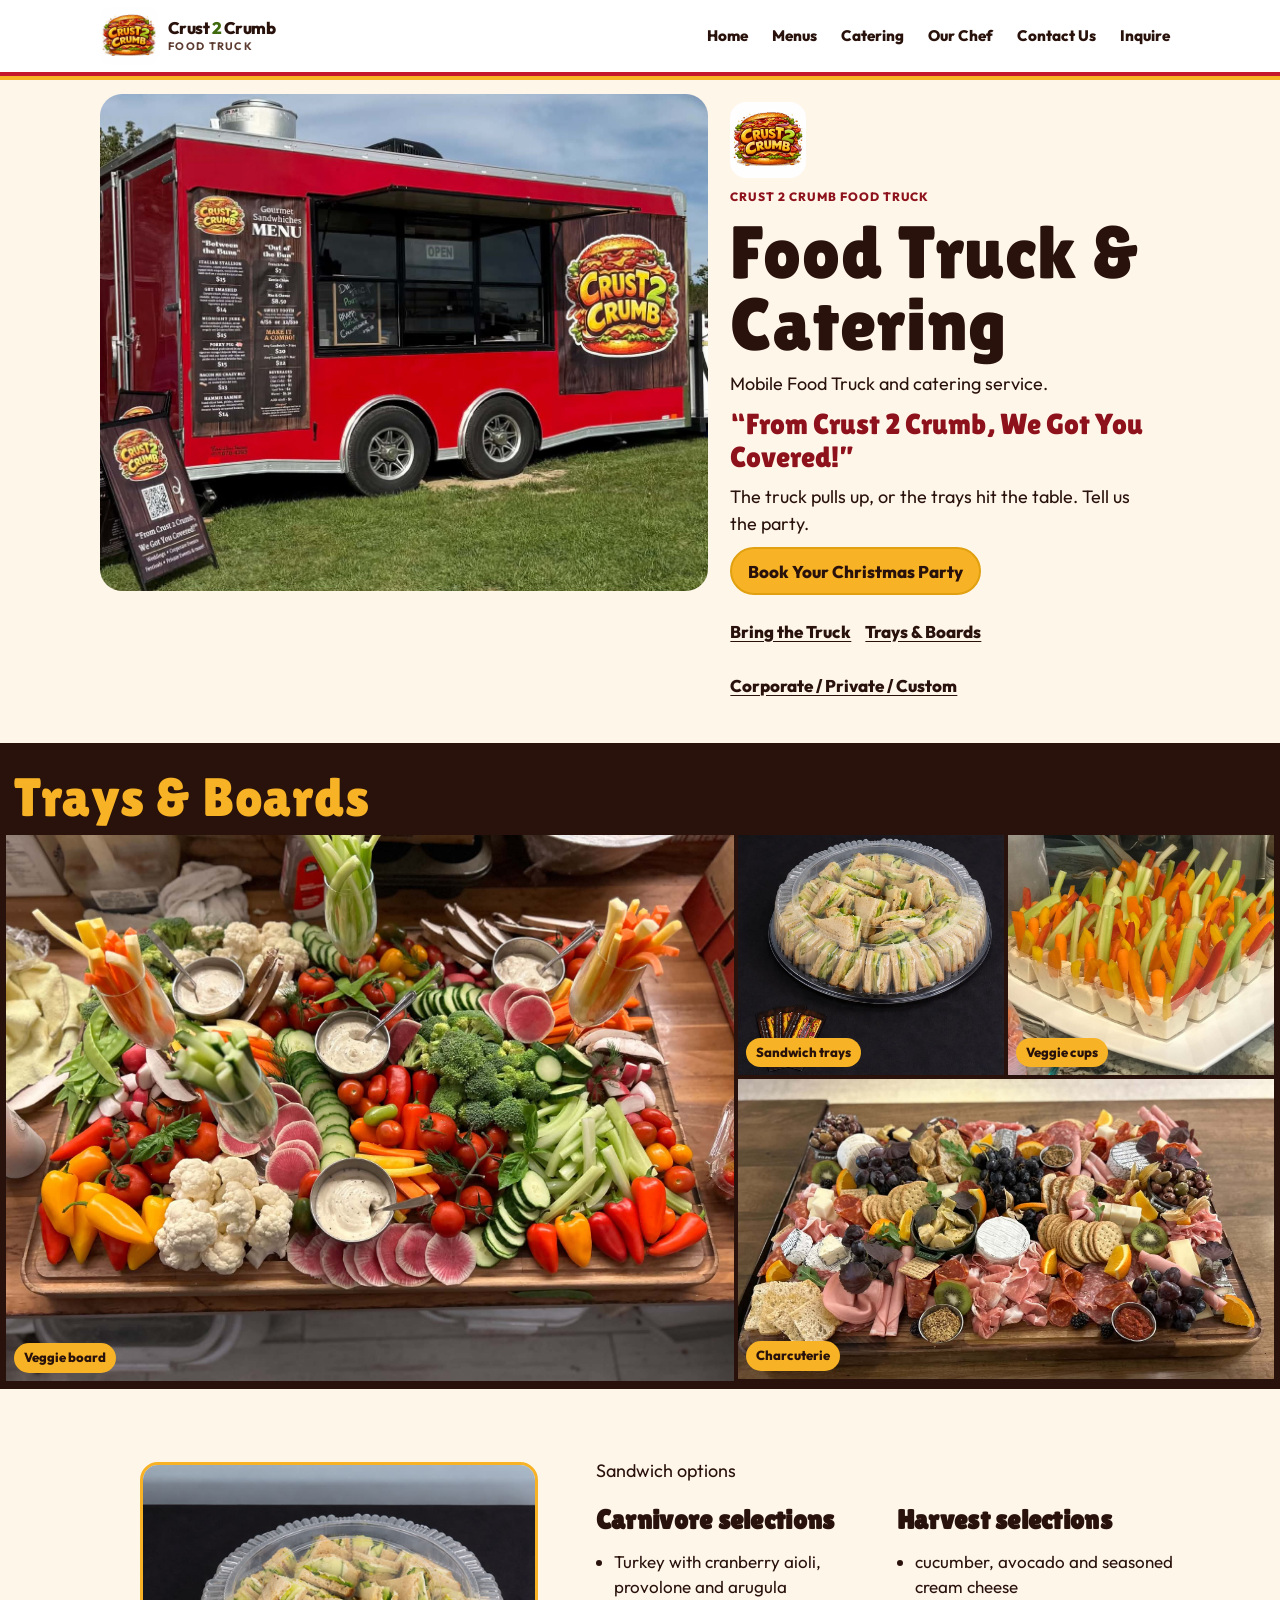
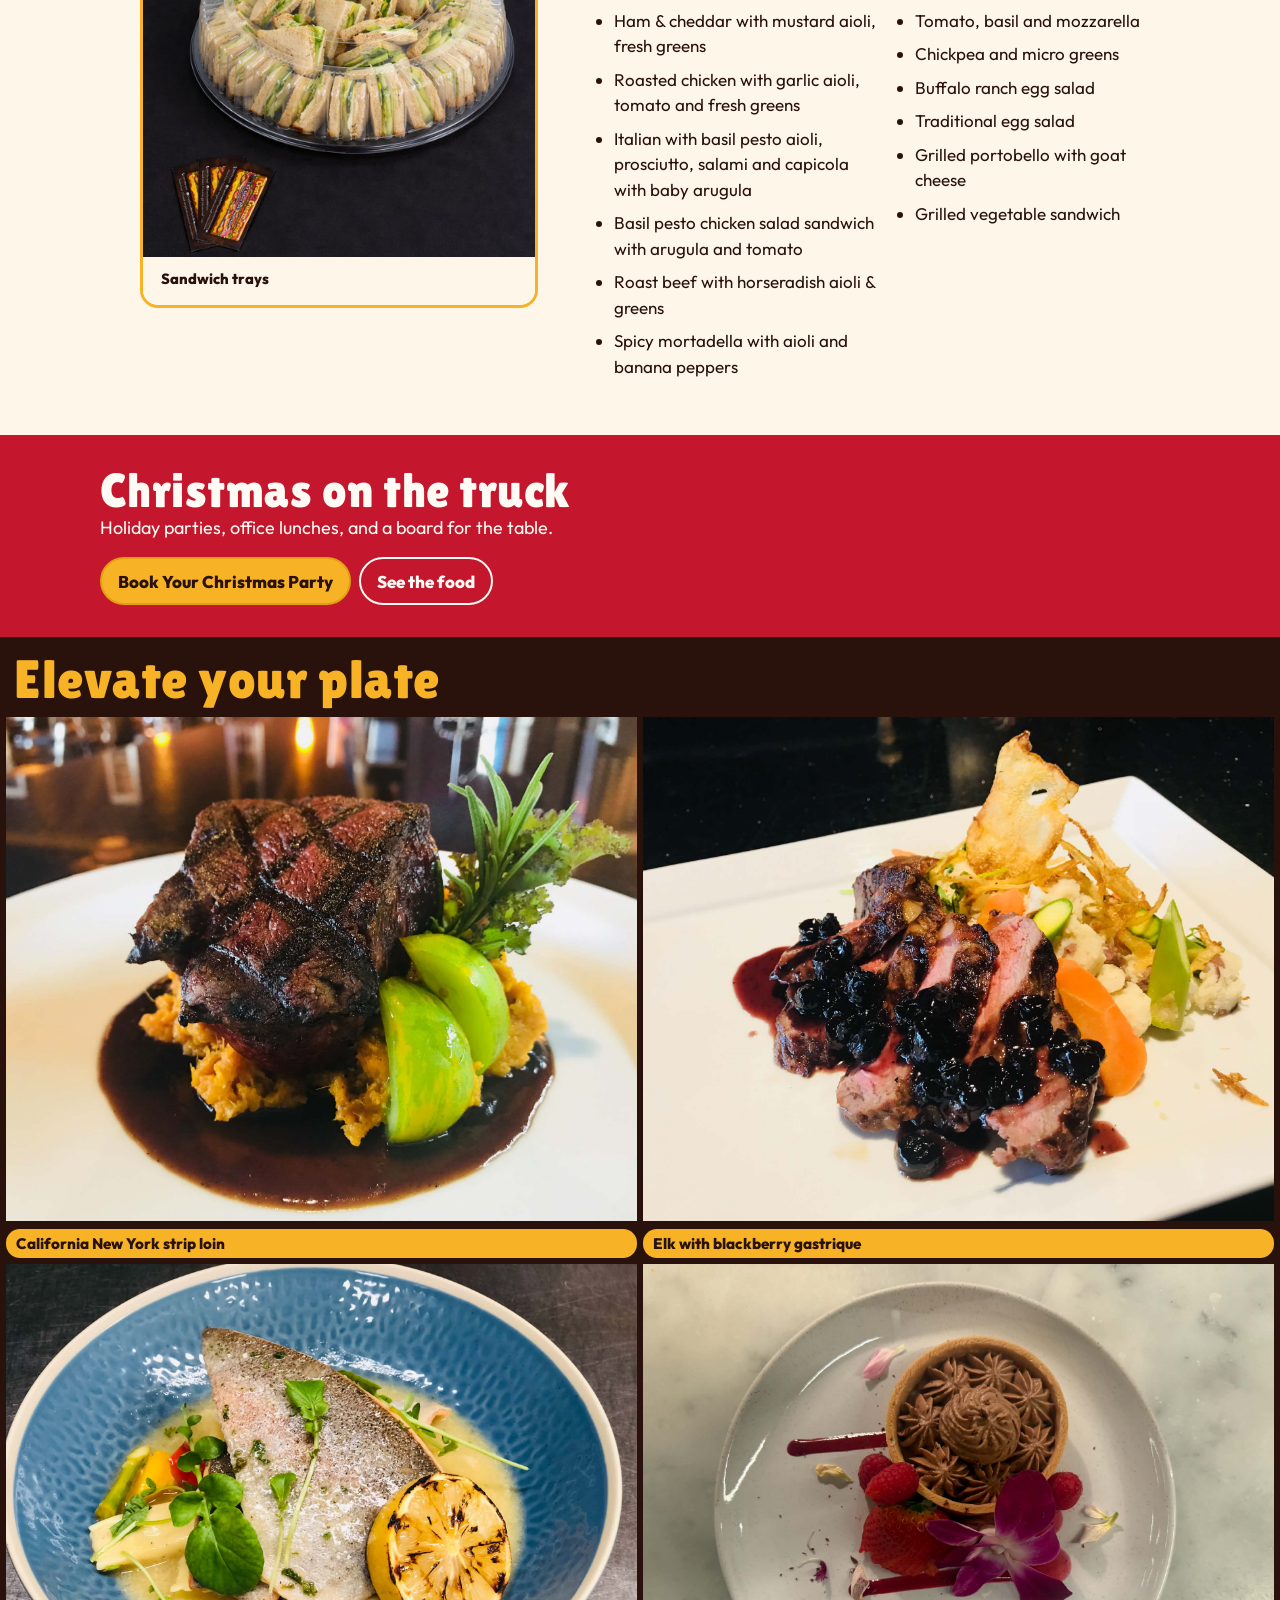
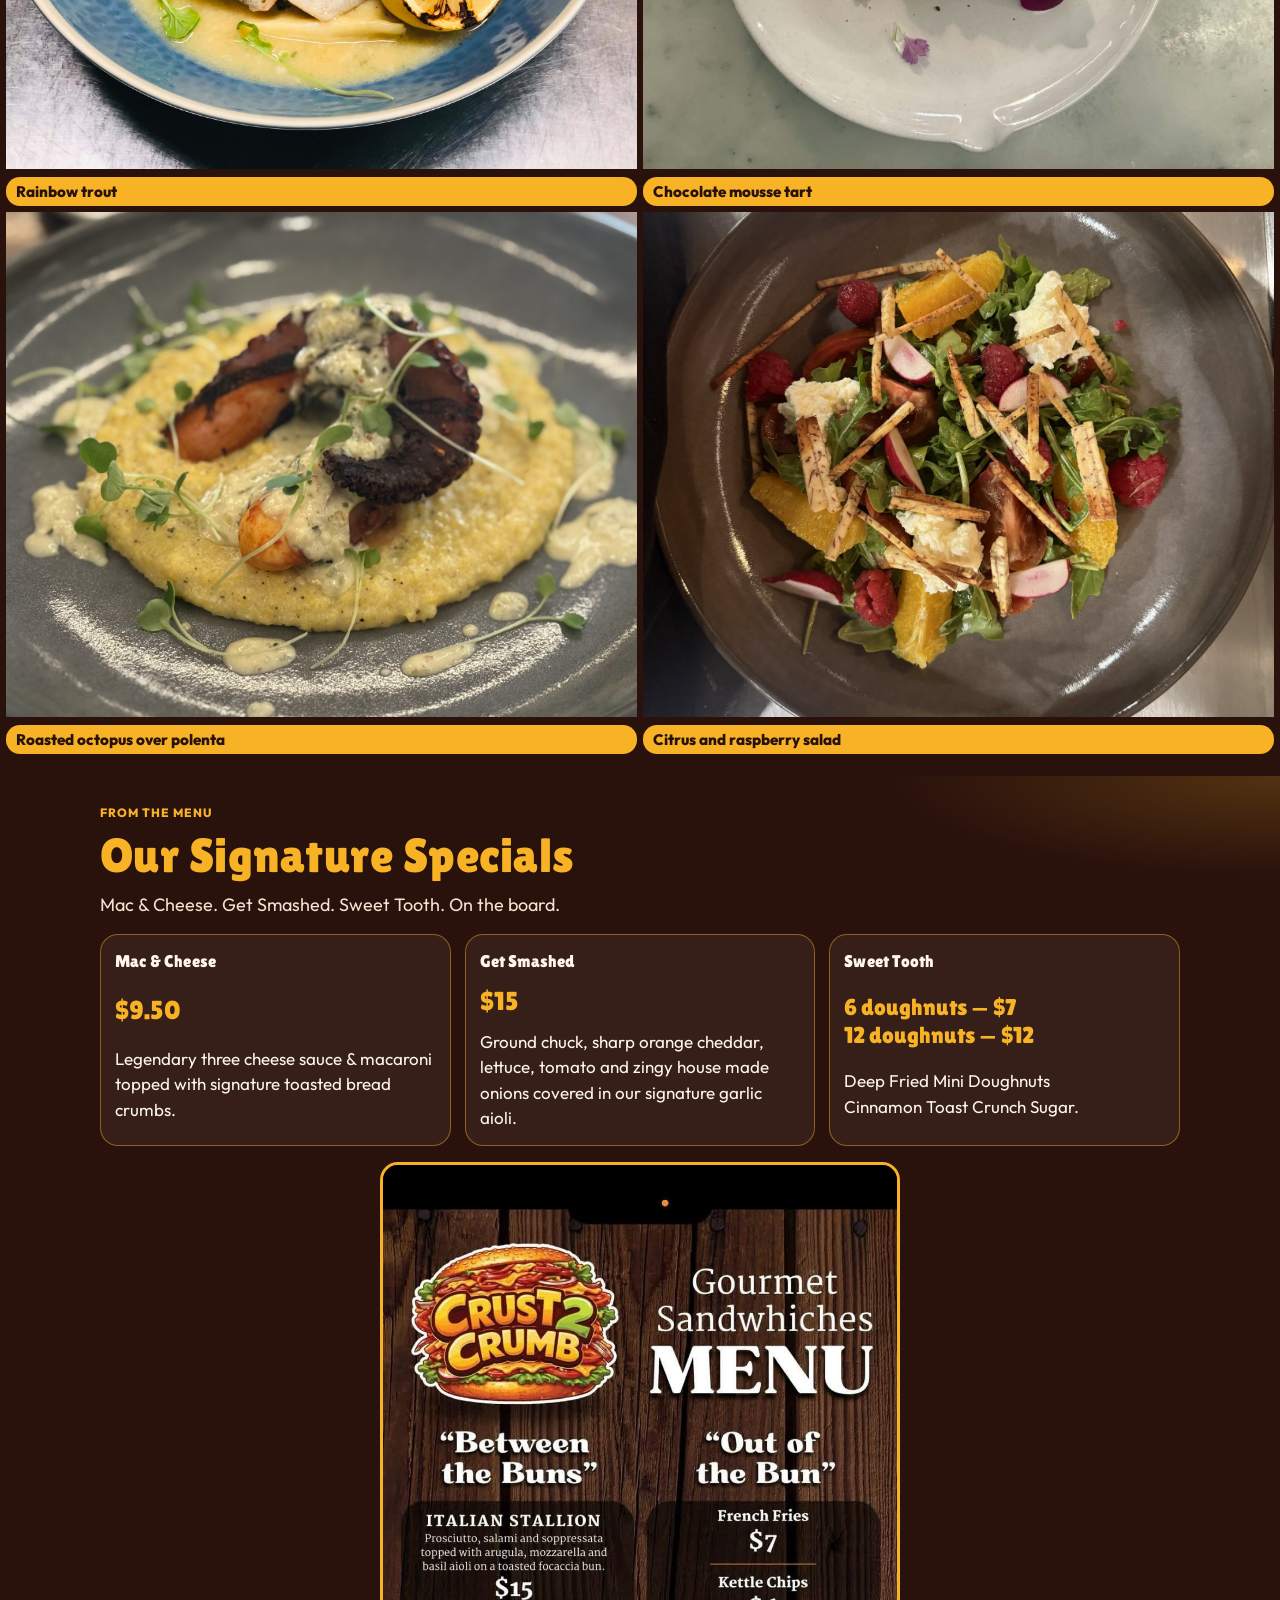
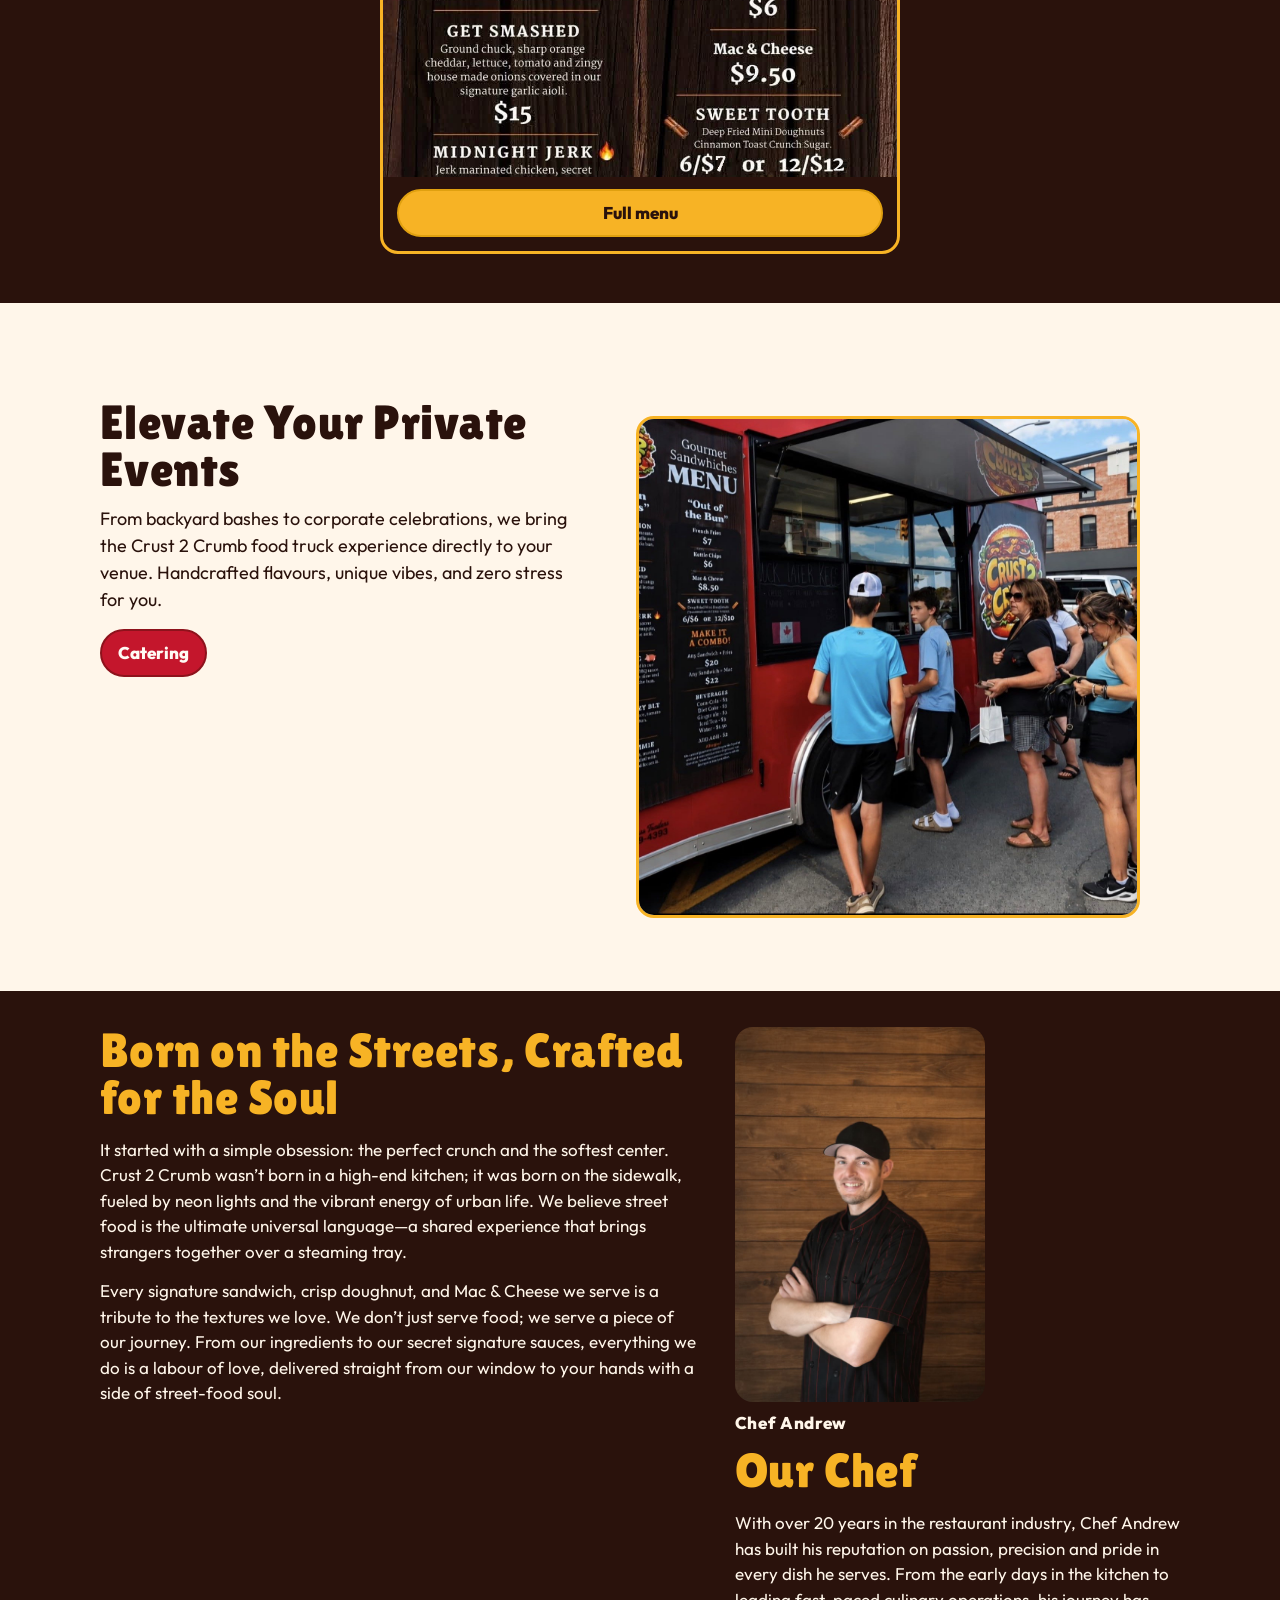
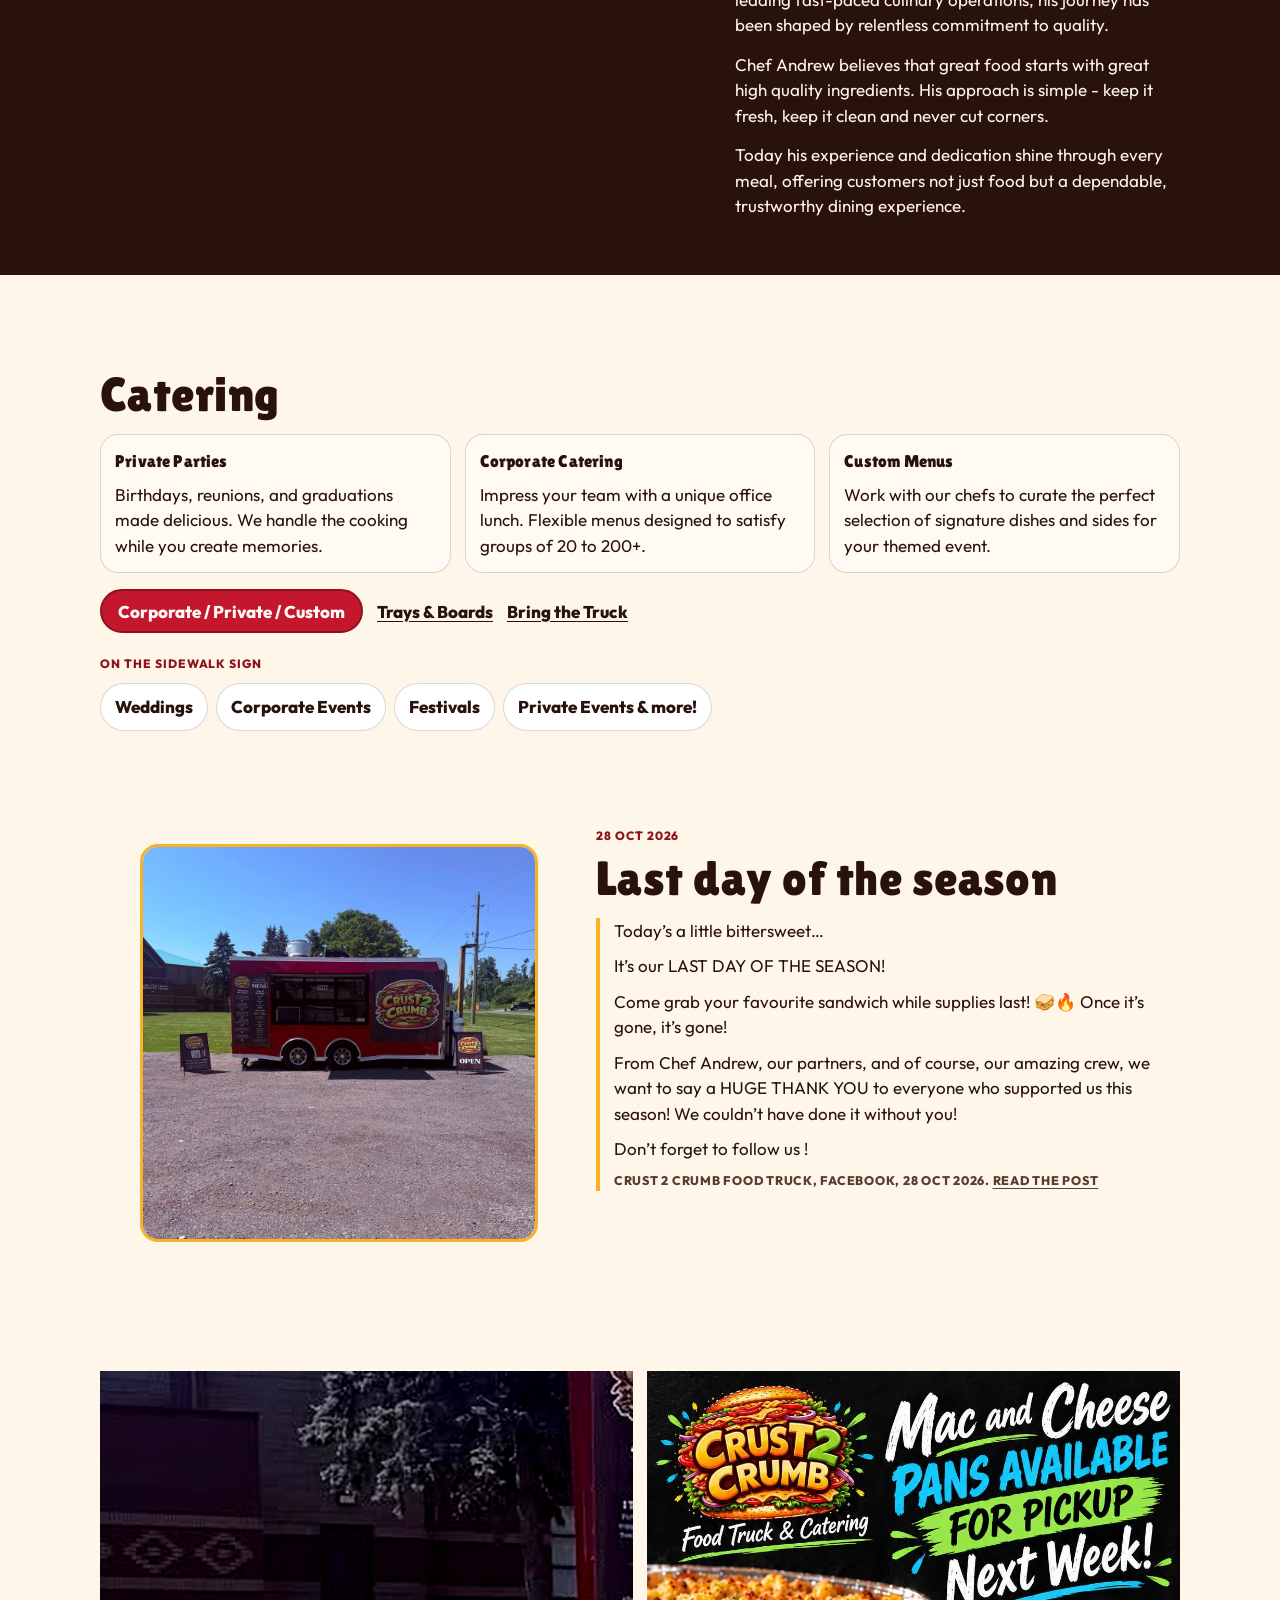
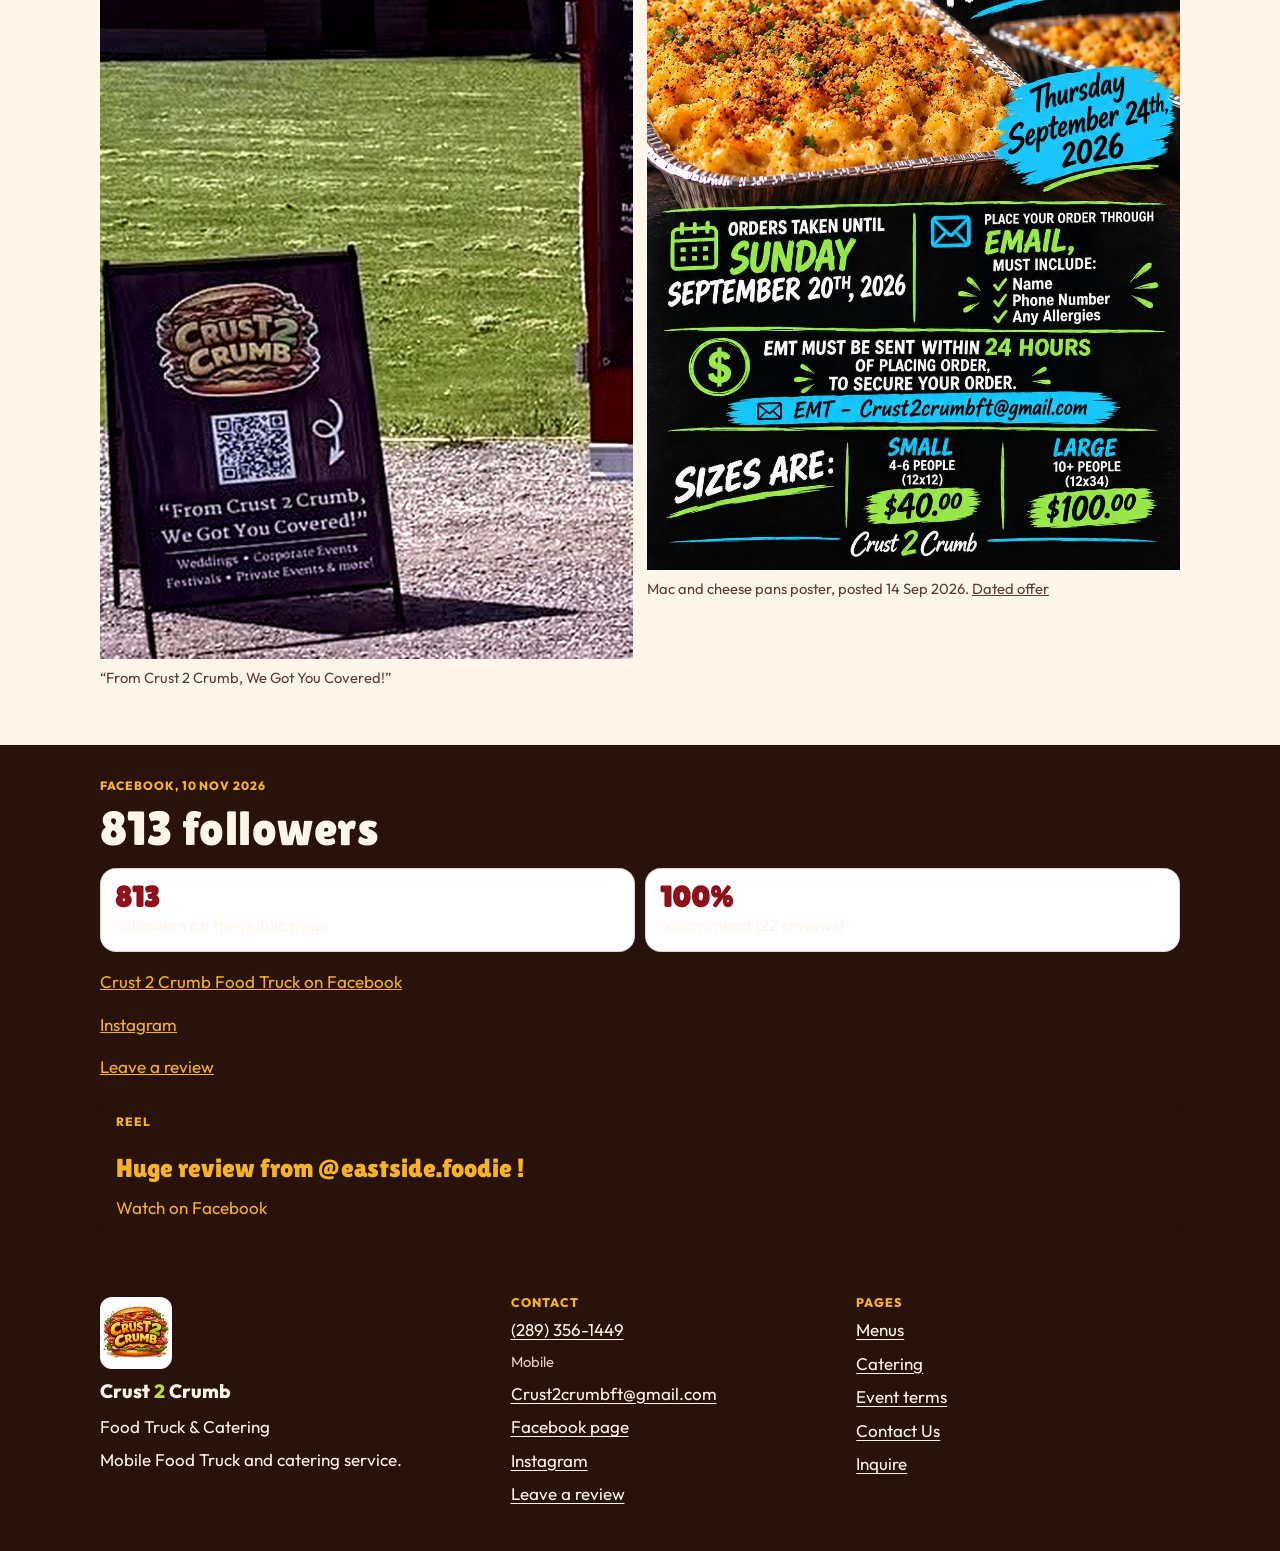
<file: index.html>
<!doctype html>
<html lang="en-CA">
<head>
  <meta charset="utf-8">
  <meta name="viewport" content="width=device-width, initial-scale=1">
  <meta name="theme-color" content="#c4162c">
  <title>Crust 2 Crumb Food Truck</title>
  <meta name="description" content="Crust 2 Crumb Food Truck. Mobile food truck and catering service. Christmas party catering, trays, and the truck menu.">
  <link rel="icon" href="assets/favicon.png">
  <link rel="preconnect" href="https://fonts.googleapis.com">
  <link rel="preconnect" href="https://fonts.gstatic.com" crossorigin>
  <link href="https://fonts.googleapis.com/css2?family=Lilita+One&family=Outfit:wght@400;500;600;700;800&display=swap" rel="stylesheet">
  <link rel="stylesheet" href="css/styles.css">
</head>
<body class="has-sticky">
  <a class="skip" href="#main">Skip to content</a>
  <header class="site-header">
    <div class="nav">
      <a class="brand" href="./">
        <img src="assets/logo.jpg" alt="" width="58" height="58">
        <span class="brand-name">Crust <span class="two">2</span> Crumb<small>Food Truck</small></span>
      </a>
      <button type="button" class="menu-toggle" data-menu aria-expanded="false" aria-controls="site-nav">Menu</button>
      <nav id="site-nav" class="nav-panel" aria-label="Primary" hidden>
        <button type="button" class="menu-toggle nav-close" data-menu-close>Close</button>
        <a href="./">Home</a>
        <a href="menu/">Menus</a>
        <a href="catering/">Catering</a>
        <a href="#chef">Our Chef</a>
        <a href="contact/">Contact Us</a>
        <a href="book/">Inquire</a>
      </nav>
    </div>
  </header>
  <main id="main">
    <section class="hero">
      <div class="hero-photo">
        <img src="assets/truck-event-header-truck.jpg" width="1236" height="1010" alt="The red Crust 2 Crumb food truck, with the service window open and the sidewalk sign in front." fetchpriority="high">
      </div>
      <div class="hero-card">
        <img class="hero-logo" src="assets/logo.jpg" width="1024" height="1024" alt="">
        <p class="kicker">Crust 2 Crumb Food Truck</p>
        <h1>Food Truck &amp; Catering</h1>
        <p class="lede">Mobile Food Truck and catering service.</p>
        <p class="sign-quote">“From Crust 2 Crumb, We Got You Covered!”</p>
        <p class="lede">The truck pulls up, or the trays hit the table. Tell us the party.</p>
        <div class="stack">
          <a class="btn" href="book/?plan=christmas">Book Your Christmas Party</a>
        </div>
        <p class="entry-links">
          <a href="book/?plan=truck">Bring the Truck</a>
          <a href="book/?plan=trays">Trays &amp; Boards</a>
          <a href="book/?plan=corporate">Corporate / Private / Custom</a>
        </p>
      </div>
    </section>

    <section class="food-band" id="trays" aria-labelledby="trays-title">
      <h2 id="trays-title">Trays &amp; Boards</h2>
      <div class="board-mosaic">
        <figure class="feature">
          <img src="assets/veggie-board.jpg" width="2048" height="1536" alt="A full vegetable crudité board. The celery glass is at the top. No price or package name was published.">
          <figcaption>Veggie board</figcaption>
        </figure>
        <div class="side">
          <div class="pair">
            <figure>
              <img src="assets/sandwich-tray-mosaic.jpg" width="1008" height="910" alt="A round tray of triangle sandwiches under a clear lid, with Crust 2 Crumb packets beside it.">
              <figcaption>Sandwich trays</figcaption>
            </figure>
            <figure>
              <img src="assets/veggie-cups-mosaic.jpg" width="1536" height="1390" alt="Individual cups of cut vegetables in a dip. A photo label, not a named package or price.">
              <figcaption>Veggie cups</figcaption>
            </figure>
          </div>
          <figure>
            <img src="assets/charcuterie-board-mosaic.jpg" width="1930" height="1080" alt="A large board of sliced meats, cheeses, fruit, and crackers.">
            <figcaption>Charcuterie</figcaption>
          </figure>
        </div>
      </div>
    </section>

    <section class="section tray-offer" id="sandwich-trays">
      <div class="wrap split two">
        <figure class="photo-frame">
          <img src="assets/sandwich-tray.jpg" width="1024" height="1024" alt="A round tray of triangle sandwiches under a clear lid, with Crust 2 Crumb packets beside it.">
          <figcaption class="caption"><h2 id="sandwich-trays-title">Sandwich trays</h2></figcaption>
        </figure>
        <div>
          <p class="lede" style="margin:12px 0 0">Sandwich options</p>
          <div class="tray-lists">
            <div>
              <h3>Carnivore selections</h3>
              <ul>
                <li>Turkey with cranberry aioli, provolone and arugula</li>
                <li>Ham &amp; cheddar with mustard aioli, fresh greens</li>
                <li>Roasted chicken with garlic aioli, tomato and fresh greens</li>
                <li>Italian with basil pesto aioli, prosciutto, salami and capicola with baby arugula</li>
                <li>Basil pesto chicken salad sandwich with arugula and tomato</li>
                <li>Roast beef with horseradish aioli &amp; greens</li>
                <li>Spicy mortadella with aioli and banana peppers</li>
              </ul>
            </div>
            <div>
              <h3>Harvest selections</h3>
              <ul>
                <li>cucumber, avocado and seasoned cream cheese</li>
                <li>Tomato, basil and mozzarella</li>
                <li>Chickpea and micro greens</li>
                <li>Buffalo ranch egg salad</li>
                <li>Traditional egg salad</li>
                <li>Grilled portobello with goat cheese</li>
                <li>Grilled vegetable sandwich</li>
              </ul>
            </div>
          </div>
        </div>
      </div>
    </section>

    <section class="band-red" id="christmas">
      <div class="wrap">
        <h2>Christmas on the truck</h2>
        <p class="lede">Holiday parties, office lunches, and a board for the table.</p>
        <div class="stack" style="margin-top:16px">
          <a class="btn" href="book/?plan=christmas">Book Your Christmas Party</a>
          <a class="btn-ghost" href="catering/">See the food</a>
        </div>
      </div>
    </section>

    <section class="food-band" id="plates" aria-labelledby="plates-title">
      <h2 id="plates-title">Elevate your plate</h2>
      <div class="plate-grid">
        <figure>
          <img src="assets/plated-steak.jpg" width="2048" height="1536" alt="California New York strip loin.">
          <figcaption>California New York strip loin</figcaption>
        </figure>
        <figure>
          <img src="assets/sliced-steak.jpg" width="2048" height="1536" alt="Elk with blackberry gastrique.">
          <figcaption>Elk with blackberry gastrique</figcaption>
        </figure>
        <figure>
          <img src="assets/plated-fish.jpg" width="2048" height="1536" alt="Rainbow trout.">
          <figcaption>Rainbow trout</figcaption>
        </figure>
        <figure>
          <img src="assets/chocolate-tart.jpg" width="2048" height="1536" alt="Chocolate mousse tart.">
          <figcaption>Chocolate mousse tart</figcaption>
        </figure>
        <figure>
          <img src="assets/plated-seafood.jpg" width="1600" height="1600" alt="Roasted octopus over polenta.">
          <figcaption>Roasted octopus over polenta</figcaption>
        </figure>
        <figure>
          <img src="assets/plated-salad.jpg" width="1600" height="1600" alt="Citrus and raspberry salad.">
          <figcaption>Citrus and raspberry salad</figcaption>
        </figure>
      </div>
    </section>

    <section class="board-specials" id="specials">
      <div class="wrap">
        <p class="kicker">From the menu</p>
        <h2>Our Signature Specials</h2>
        <p class="lede" style="margin:12px 0 16px">Mac &amp; Cheese. Get Smashed. Sweet Tooth. On the board.</p>
        <div class="specials">
          <article class="offer">
            <h3>Mac &amp; Cheese</h3>
            <p class="price">$9.50</p>
            <p>Legendary three cheese sauce &amp; macaroni topped with signature toasted bread crumbs.</p>
          </article>
          <article class="offer">
            <h3>Get Smashed</h3>
            <p class="price">$15</p>
            <p>Ground chuck, sharp orange cheddar, lettuce, tomato and zingy house made onions covered in our signature garlic aioli.</p>
          </article>
          <article class="offer">
            <h3>Sweet Tooth</h3>
            <p class="price price-lines"><span>6 doughnuts — $7</span><span>12 doughnuts — $12</span></p>
            <p>Deep Fried Mini Doughnuts<br>Cinnamon Toast Crunch Sugar.</p>
          </article>
        </div>
        <figure class="photo-frame" style="margin-top:16px">
          <img src="assets/gourmet-sandwiches-menu.jpg" width="943" height="2048" alt="Gourmet Sandwiches menu graphic for Crust 2 Crumb, including Mac and Cheese, Get Smashed, and Sweet Tooth." loading="lazy">
          <a class="btn" href="menu/">Full menu</a>
        </figure>
      </div>
    </section>

    <section class="section after-band">
      <div class="wrap split two">
        <div>
          <h2>Elevate Your Private Events</h2>
          <p class="lede" style="margin-top:12px">From backyard bashes to corporate celebrations, we bring the Crust 2 Crumb food truck experience directly to your venue. Handcrafted flavours, unique vibes, and zero stress for you.</p>
          <p style="margin-top:16px"><a class="btn btn-red" href="catering/">Catering</a></p>
        </div>
        <figure class="photo-frame">
          <img src="assets/event-lineup.jpg" width="1320" height="1314" alt="Customers lined up at the red Crust 2 Crumb food truck." loading="lazy">
        </figure>
      </div>
    </section>

    <section class="chef-story" id="chef">
      <div class="wrap chef-layout">
        <div class="story">
          <h2>Born on the Streets, Crafted for the Soul</h2>
          <div style="margin-top:16px">
            <p>It started with a simple obsession: the perfect crunch and the softest center. Crust 2 Crumb wasn’t born in a high-end kitchen; it was born on the sidewalk, fueled by neon lights and the vibrant energy of urban life. We believe street food is the ultimate universal language—a shared experience that brings strangers together over a steaming tray.</p>
            <p>Every signature sandwich, crisp doughnut, and Mac &amp; Cheese we serve is a tribute to the textures we love. We don’t just serve food; we serve a piece of our journey. From our ingredients to our secret signature sauces, everything we do is a labour of love, delivered straight from our window to your hands with a side of street-food soul.</p>
          </div>
        </div>
        <div class="chef-side">
          <figure class="chef-photo">
            <img src="assets/chef-portrait.jpg" width="1024" height="1536" alt="Chef Andrew in a black pinstripe chef’s coat and black cap, arms crossed, in front of a wood wall.">
            <figcaption>Chef Andrew</figcaption>
          </figure>
          <div class="chef-bio">
            <h2>Our Chef</h2>
            <div style="margin-top:16px">
              <p>With over 20 years in the restaurant industry, Chef Andrew has built his reputation on passion, precision and pride in every dish he serves. From the early days in the kitchen to leading fast-paced culinary operations, his journey has been shaped by relentless commitment to quality.</p>
              <p>Chef Andrew believes that great food starts with great high quality ingredients. His approach is simple - keep it fresh, keep it clean and never cut corners.</p>
              <p>Today his experience and dedication shine through every meal, offering customers not just food but a dependable, trustworthy dining experience.</p>
            </div>
          </div>
        </div>
      </div>
    </section>

    <section class="section after-band" id="catering-cards">
      <div class="wrap">
        <h2>Catering</h2>
        <div class="specials" style="margin-top:16px">
          <article class="offer">
            <h3>Private Parties</h3>
            <p>Birthdays, reunions, and graduations made delicious. We handle the cooking while you create memories.</p>
          </article>
          <article class="offer">
            <h3>Corporate Catering</h3>
            <p>Impress your team with a unique office lunch. Flexible menus designed to satisfy groups of 20 to 200+.</p>
          </article>
          <article class="offer">
            <h3>Custom Menus</h3>
            <p>Work with our chefs to curate the perfect selection of signature dishes and sides for your themed event.</p>
          </article>
        </div>
        <p class="entry-links" style="margin-top:16px">
          <a class="btn btn-red" href="book/?plan=corporate">Corporate / Private / Custom</a>
          <a href="book/?plan=trays">Trays &amp; Boards</a>
          <a href="book/?plan=truck">Bring the Truck</a>
        </p>
        <p class="kicker" style="margin-top:22px">On the sidewalk sign</p>
        <ul class="event-list">
          <li>Weddings</li>
          <li>Corporate Events</li>
          <li>Festivals</li>
          <li>Private Events &amp; more!</li>
        </ul>
      </div>
    </section>

    <section class="section">
      <div class="wrap split two">
        <figure class="photo-frame">
          <img src="assets/oct28-truck.jpg" width="2048" height="2048" alt="Crust 2 Crumb food truck photographed for the 28 Oct 2026 post." loading="lazy">
        </figure>
        <div>
          <p class="kicker">28 Oct 2026</p>
          <h2>Last day of the season</h2>
          <blockquote class="quote" style="margin-top:16px">
            <p>Today’s a little bittersweet…</p>
            <p>It’s our LAST DAY OF THE SEASON!</p>
            <p>Come grab your favourite sandwich while supplies last! 🥪🔥 Once it’s gone, it’s gone!</p>
            <p>From Chef Andrew, our partners, and of course, our amazing crew, we want to say a HUGE THANK YOU to everyone who supported us this season! We couldn’t have done it without you!</p>
            <p>Don’t forget to follow us !</p>
            <footer>Crust 2 Crumb Food Truck, Facebook, 28 Oct 2026. <a href="https://www.facebook.com/permalink.php?story_fbid=pfbid02zjvTAzkYXod4Huks83tHVeLC5G7Nctkyc1kc2uvF5dkvdY69k6qsUNo43sBZ8N8Tl&amp;id=61586349067280" target="_blank" rel="noopener noreferrer">Read the post</a></footer>
          </blockquote>
        </div>
      </div>
    </section>

    <section class="section" id="photos">
      <div class="wrap">
        <div class="gallery">
          <figure>
            <img src="assets/sidewalk-sign.jpg" width="900" height="1500" alt="A-frame sign with the Crust 2 Crumb logo, a QR code, and the line From Crust 2 Crumb, We Got You Covered." loading="lazy">
            <figcaption class="caption">“From Crust 2 Crumb, We Got You Covered!”</figcaption>
          </figure>
          <figure>
            <img src="assets/mac-and-cheese-pans.jpg" width="1024" height="1536" alt="Poster for mac and cheese pans, small $40 and large $100, for a 24 September 2026 pickup." loading="lazy">
            <figcaption class="caption">Mac and cheese pans poster, posted 14 Sep 2026. <a href="menu/#pans">Dated offer</a></figcaption>
          </figure>
        </div>
      </div>
    </section>

    <section class="band-brown">
      <div class="wrap">
        <p class="kicker">Facebook, 10 Nov 2026</p>
        <h2>813 followers</h2>
        <div class="stats" style="margin:16px 0">
          <div class="stat">
            <strong>813</strong>
            <span>followers on the public page</span>
          </div>
          <div class="stat">
            <strong>100%</strong>
            <span>recommend (22 reviews)</span>
          </div>
        </div>
        <p><a href="https://www.facebook.com/p/Crust-2-Crumb-Food-Truck-61586349067280/" target="_blank" rel="noopener noreferrer">Crust 2 Crumb Food Truck on Facebook</a></p>
        <p><a href="https://www.instagram.com/crust2crumb26/" target="_blank" rel="noopener noreferrer">Instagram</a></p>
        <p><a href="https://use1app.com/r/crust2crumb/">Leave a review</a></p>
        <a class="reel" href="https://www.facebook.com/reel/1042417608495707" target="_blank" rel="noopener noreferrer">
          <span class="kicker">Reel</span>
          <strong>Huge review from @eastside.foodie !</strong>
          <span>Watch on Facebook</span>
        </a>
      </div>
    </section>
  </main>
  <footer class="site-footer">
    <div class="wrap footer-grid">
      <div>
        <img src="assets/logo.jpg" alt="" width="72" height="72">
        <p class="footer-mark">Crust <span class="two">2</span> Crumb</p>
        <p>Food Truck &amp; Catering</p>
        <p>Mobile Food Truck and catering service.</p>
      </div>
      <div>
        <h2>Contact</h2>
        <p><a href="tel:+12893561449">(289) 356-1449</a></p>
        <p class="fine">Mobile</p>
        <p><a href="mailto:Crust2crumbft@gmail.com">Crust2crumbft@gmail.com</a></p>
        <p><a href="https://www.facebook.com/p/Crust-2-Crumb-Food-Truck-61586349067280/" target="_blank" rel="noopener noreferrer">Facebook page</a></p>
        <p><a href="https://www.instagram.com/crust2crumb26/" target="_blank" rel="noopener noreferrer">Instagram</a></p>
        <p><a href="https://use1app.com/r/crust2crumb/">Leave a review</a></p>
      </div>
      <div>
        <h2>Pages</h2>
        <p><a href="menu/">Menus</a></p>
        <p><a href="catering/">Catering</a></p>
        <p><a href="catering/#event-terms">Event terms</a></p>
        <p><a href="contact/">Contact Us</a></p>
        <p><a href="book/">Inquire</a></p>
      </div>
    </div>
  </footer>
  <div class="sticky-cta">
    <a class="btn" href="book/?plan=christmas">Book Your Christmas Party</a>
  </div>
  <script src="js/site.js"></script>
</body>
</html>
</file>
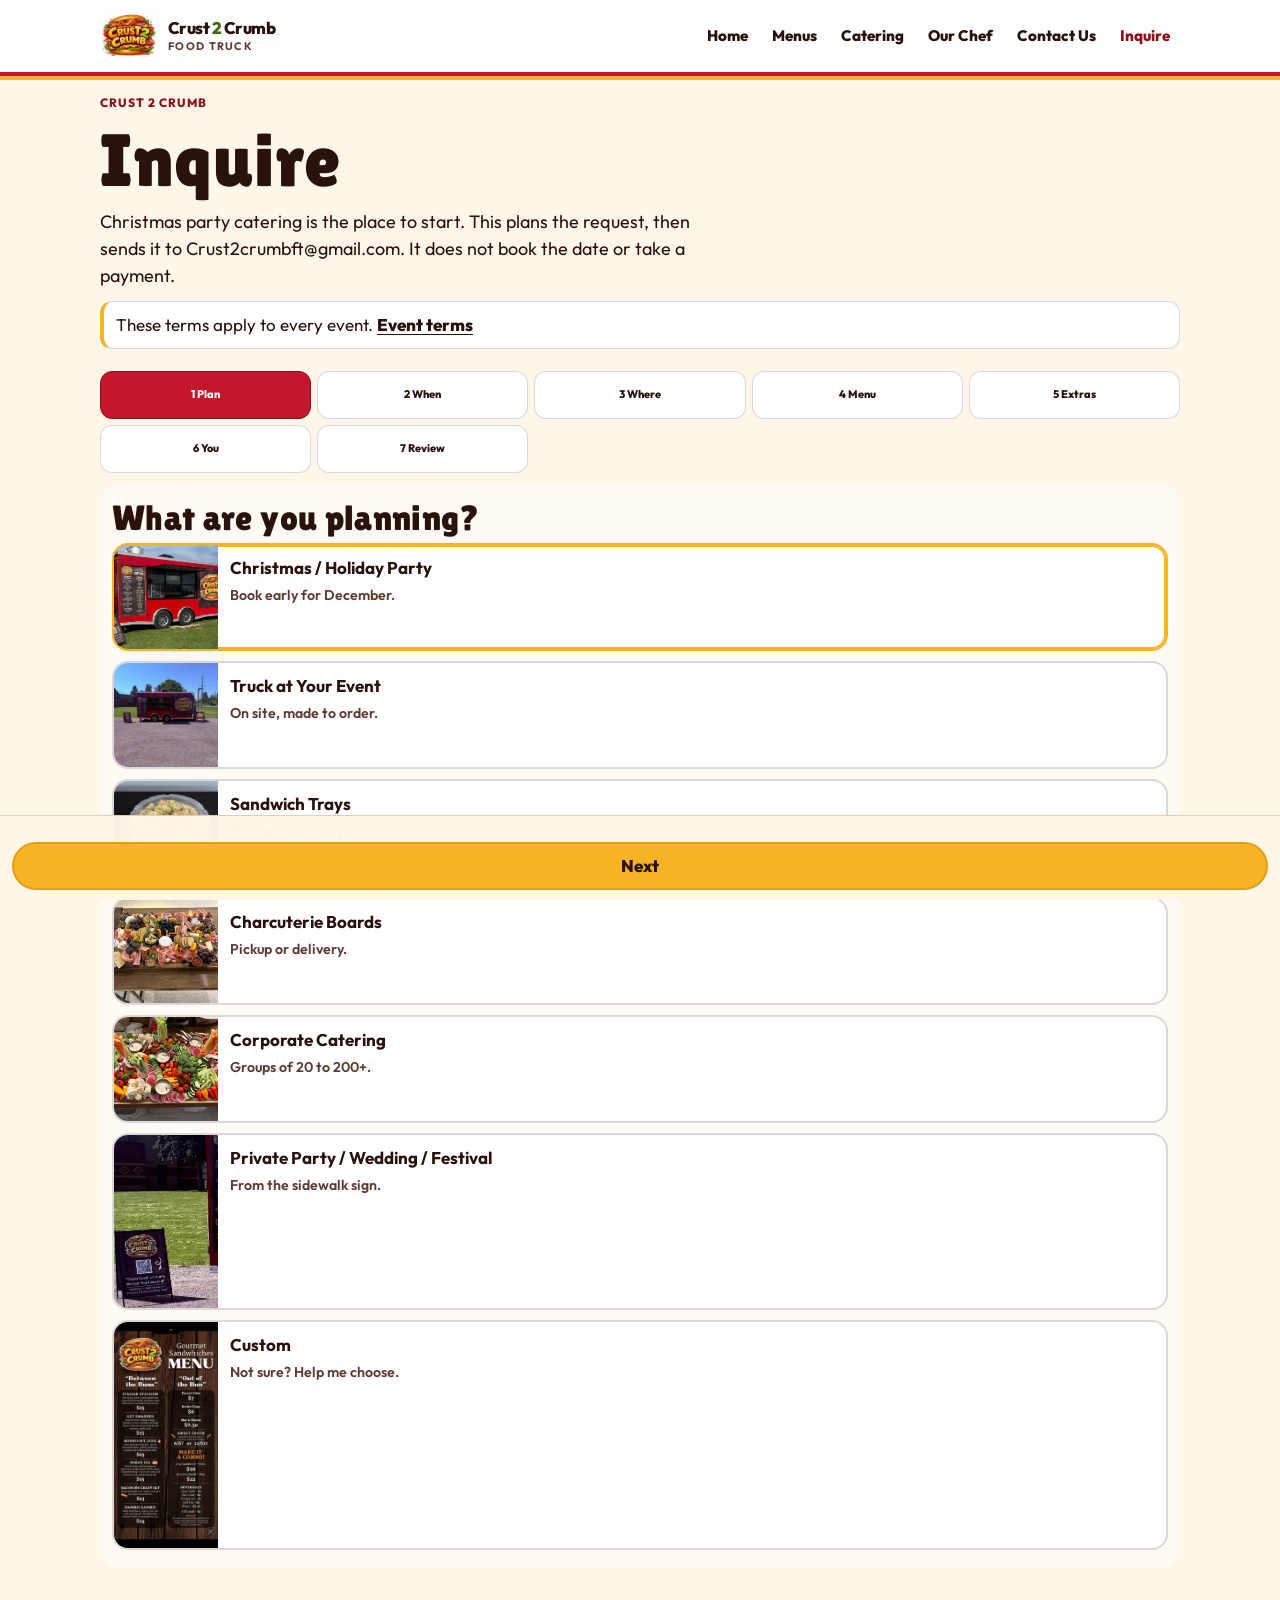
<file: book/index.html>
<!doctype html>
<html lang="en-CA">
<head>
  <meta charset="utf-8">
  <meta name="viewport" content="width=device-width, initial-scale=1">
  <meta name="theme-color" content="#c4162c">
  <title>Inquire | Crust 2 Crumb Food Truck</title>
  <meta name="description" content="Inquire about Christmas party catering and other events with Crust 2 Crumb Food Truck. Sending a message does not book a date or take a payment.">
  <link rel="icon" href="../assets/favicon.png">
  <link rel="preconnect" href="https://fonts.googleapis.com">
  <link rel="preconnect" href="https://fonts.gstatic.com" crossorigin>
  <link href="https://fonts.googleapis.com/css2?family=Lilita+One&family=Outfit:wght@400;500;600;700;800&display=swap" rel="stylesheet">
  <link rel="stylesheet" href="../css/styles.css">
</head>
<body class="is-booking">
  <a class="skip" href="#main">Skip to content</a>
  <header class="site-header">
    <div class="nav">
      <a class="brand" href="../">
        <img src="../assets/logo.jpg" alt="" width="58" height="58">
        <span class="brand-name">Crust <span class="two">2</span> Crumb<small>Food Truck</small></span>
      </a>
      <button type="button" class="menu-toggle" data-menu aria-expanded="false" aria-controls="site-nav">Menu</button>
      <nav id="site-nav" class="nav-panel" aria-label="Primary" hidden>
        <button type="button" class="menu-toggle nav-close" data-menu-close>Close</button>
        <a href="../">Home</a>
        <a href="../menu/">Menus</a>
        <a href="../catering/">Catering</a>
        <a href="../#chef">Our Chef</a>
        <a href="../contact/">Contact Us</a>
        <a href="./" aria-current="page">Inquire</a>
      </nav>
    </div>
  </header>
  <main id="main">
    <section class="book-shell">
      <div class="wrap">
        <div class="page-intro">
          <p class="kicker">Crust 2 Crumb</p>
          <h1>Inquire</h1>
          <p class="lede">Christmas party catering is the place to start. This plans the request, then sends it to Crust2crumbft@gmail.com. It does not book the date or take a payment.</p>
          <p class="terms-note">These terms apply to every event. <a href="../catering/#event-terms">Event terms</a></p>
        </div>
        <ol class="progress" aria-label="Booking steps">
          <li><button type="button" data-goto="1">1 Plan</button></li>
          <li><button type="button" data-goto="2">2 When</button></li>
          <li><button type="button" data-goto="3">3 Where</button></li>
          <li><button type="button" data-goto="4">4 Menu</button></li>
          <li><button type="button" data-goto="5">5 Extras</button></li>
          <li><button type="button" data-goto="6">6 You</button></li>
          <li><button type="button" data-goto="7">7 Review</button></li>
        </ol>
        <div id="book-flow" class="book-card">
          <section class="step" data-step="1">
            <h2 tabindex="-1">What are you planning?</h2>
            <div class="plan-grid" role="radiogroup" aria-label="What are you planning">
              <button type="button" class="plan-card featured" data-plan="christmas" role="radio" aria-checked="false">
                <img src="../assets/truck-event-header-truck.jpg" alt="">
                <span><strong>Christmas / Holiday Party</strong><small>Book early for December.</small></span>
              </button>
              <button type="button" class="plan-card" data-plan="truck" role="radio" aria-checked="false">
                <img src="../assets/cover.jpg" alt="">
                <span><strong>Truck at Your Event</strong><small>On site, made to order.</small></span>
              </button>
              <button type="button" class="plan-card" data-plan="trays" role="radio" aria-checked="false">
                <img src="../assets/sandwich-tray.jpg" alt="">
                <span><strong>Sandwich Trays</strong><small>Pickup or delivery.</small></span>
              </button>
              <button type="button" class="plan-card" data-plan="boards" role="radio" aria-checked="false">
                <img src="../assets/charcuterie-board.jpg" alt="">
                <span><strong>Charcuterie Boards</strong><small>Pickup or delivery.</small></span>
              </button>
              <button type="button" class="plan-card" data-plan="corporate" role="radio" aria-checked="false">
                <img src="../assets/veggie-board.jpg" alt="">
                <span><strong>Corporate Catering</strong><small>Groups of 20 to 200+.</small></span>
              </button>
              <button type="button" class="plan-card" data-plan="private" role="radio" aria-checked="false">
                <img src="../assets/sidewalk-sign.jpg" alt="">
                <span><strong>Private Party / Wedding / Festival</strong><small>From the sidewalk sign.</small></span>
              </button>
              <button type="button" class="plan-card" data-plan="custom" role="radio" aria-checked="false">
                <img src="../assets/gourmet-sandwiches-menu.jpg" alt="">
                <span><strong>Custom</strong><small>Not sure? Help me choose.</small></span>
              </button>
            </div>
          </section>

          <section class="step" data-step="2" hidden>
            <h2 tabindex="-1">When</h2>
            <p class="caution">Tell us the date you want. This is not a live calendar, and the date is not held from this page.</p>
            <div class="field"><label for="event-date">Date</label><input id="event-date" type="date"></div>
            <p style="margin:8px 0">Daypart</p>
            <div class="chips" role="radiogroup" aria-label="Daypart">
              <button type="button" class="chip" data-daypart="lunch" role="radio" aria-checked="false">Lunch</button>
              <button type="button" class="chip" data-daypart="evening" role="radio" aria-checked="false">Evening</button>
              <button type="button" class="chip" data-daypart="late" role="radio" aria-checked="false">Late-night</button>
            </div>
            <div class="field"><label for="event-time">Start time</label><input id="event-time" type="time"></div>
            <div class="field" id="duration-field" hidden>
              <label for="event-duration">How long do you need the truck? <span class="fine">(optional)</span></label>
              <input id="event-duration" autocomplete="off">
            </div>
          </section>

          <section class="step" data-step="3" hidden>
            <h2 tabindex="-1">Where and how many</h2>
            <p style="margin:0 0 8px">Guests</p>
            <div class="stepper">
              <button type="button" id="guest-minus" aria-label="Fewer guests">−</button>
              <input id="guest-count" type="number" inputmode="numeric" min="1" value="20" aria-label="Guest count">
              <button type="button" id="guest-plus" aria-label="More guests">+</button>
            </div>
            <div class="chips" style="margin-top:10px" aria-label="Guest shortcuts">
              <button type="button" class="chip" data-guests="20">20</button>
              <button type="button" class="chip" data-guests="50">50</button>
              <button type="button" class="chip" data-guests="100">100</button>
              <button type="button" class="chip" data-guests="200">200+</button>
            </div>
            <div id="serve-field" hidden>
              <p style="margin:14px 0 8px">How should it show up?</p>
              <div class="chips" role="radiogroup" aria-label="Truck or drop-off">
                <button type="button" class="chip" data-serve="truck" role="radio" aria-checked="false">Truck on site</button>
                <button type="button" class="chip" data-serve="dropoff" role="radio" aria-checked="false">Drop-off</button>
                <button type="button" class="chip" data-serve="unsure" role="radio" aria-checked="false">Not sure</button>
              </div>
            </div>
            <div id="truck-where" hidden>
              <div class="field"><label for="venue">Venue address</label><input id="venue" autocomplete="street-address"></div>
              <p style="margin:8px 0">Parking</p>
              <div class="check-list">
                <label><input type="checkbox" id="park-level"> Level spot</label>
                <label><input type="checkbox" id="park-clear"> Overhead clearance is OK</label>
                <label><input type="checkbox" id="park-room"> Room at the service window</label>
                <label><input type="checkbox" id="park-ok"> OK to park there</label>
              </div>
            </div>
            <div id="drop-where" hidden>
              <p style="margin:14px 0 8px">Pickup or delivery</p>
              <div class="chips" role="radiogroup" aria-label="Pickup or delivery">
                <button type="button" class="chip" data-fulfill="pickup" role="radio" aria-checked="false">Pickup</button>
                <button type="button" class="chip" data-fulfill="delivery" role="radio" aria-checked="false">Delivery</button>
              </div>
              <div class="field"><label for="drop-address">Address or postal code</label><input id="drop-address" autocomplete="postal-code"></div>
            </div>
          </section>

          <section class="step" data-step="4" hidden>
            <h2 tabindex="-1">Menu</h2>
            <div id="truck-menu">
              <p>Sandwiches from the truck board. These are menu prices, not an event quote.</p>
              <div class="menu-picks" id="sandwich-picks">
                <label><span><input type="checkbox" value="Italian Stallion"> Italian Stallion</span><span class="price">$15</span></label>
                <label><span><input type="checkbox" value="Get Smashed"> Get Smashed</span><span class="price">$15</span></label>
                <label><span><input type="checkbox" value="Midnight Jerk"> Midnight Jerk</span><span class="price">$15</span></label>
                <label><span><input type="checkbox" value="Porky Pig"> Porky Pig</span><span class="price">$15</span></label>
                <label><span><input type="checkbox" value="Bacon Me Crazy BLT"> Bacon Me Crazy BLT</span><span class="price">$13</span></label>
                <label><span><input type="checkbox" value="Hammie Sammie"> Hammie Sammie</span><span class="price">$14</span></label>
              </div>
            </div>
            <div id="tray-sizes" hidden>
              <p>Size and price are quoted by email.</p>
              <div class="choices" role="radiogroup" aria-label="Tray or board size">
                <button type="button" class="choice" data-size="smaller" role="radio" aria-checked="false"><strong>Smaller spread</strong><small>Size and price quoted by email.</small></button>
                <button type="button" class="choice" data-size="larger" role="radio" aria-checked="false"><strong>Larger spread</strong><small>Size and price quoted by email.</small></button>
                <button type="button" class="choice" data-size="help" role="radio" aria-checked="false"><strong>Not sure? Help me choose.</strong><small>Size and price quoted by email.</small></button>
              </div>
            </div>
            <div class="field"><label for="diet">Dietary notes</label><textarea id="diet"></textarea></div>
            <label class="check-list"><span><input type="checkbox" id="help-choose"> Not sure? Help me choose.</span></label>
          </section>

          <section class="step" data-step="5" hidden>
            <h2 tabindex="-1">Add-ons</h2>
            <p>Menu-board extras only. Not an event quote.</p>
            <div class="menu-picks" id="extra-picks">
              <label><span><input type="checkbox" value="French Fries"> French Fries</span><span class="price">$7</span></label>
              <label><span><input type="checkbox" value="Kettle Chips"> Kettle Chips</span><span class="price">$6</span></label>
              <label><span><input type="checkbox" value="Mac & Cheese"> Mac &amp; Cheese</span><span class="price">$9.50</span></label>
              <label><span><input type="checkbox" value="Sweet Tooth"> Sweet Tooth</span><span class="price price-lines"><span>6 doughnuts — $7</span><span>12 doughnuts — $12</span></span></label>
              <label><span><input type="checkbox" value="Coca-Cola"> Coca-Cola</span><span class="price">$2</span></label>
              <label><span><input type="checkbox" value="Diet Coke"> Diet Coke</span><span class="price">$2</span></label>
              <label><span><input type="checkbox" value="Ginger ale"> Ginger ale</span><span class="price">$2</span></label>
              <label><span><input type="checkbox" value="Iced Tea"> Iced Tea</span><span class="price">$2</span></label>
              <label><span><input type="checkbox" value="Water"> Water</span><span class="price">$1.50</span></label>
              <label><span><input type="checkbox" value="Add aioli"> ADD Aioli</span><span class="price">$2</span></label>
            </div>
            <div class="chips" style="margin-top:12px" role="radiogroup" aria-label="Cutlery">
              <button type="button" class="chip" data-cutlery="yes" role="radio" aria-checked="false">Cutlery: yes</button>
              <button type="button" class="chip" data-cutlery="no" role="radio" aria-checked="false">Cutlery: no</button>
            </div>
            <div class="chips" style="margin-top:8px" role="radiogroup" aria-label="Serving help">
              <button type="button" class="chip" data-staff="yes" role="radio" aria-checked="false">Serving help: yes</button>
              <button type="button" class="chip" data-staff="no" role="radio" aria-checked="false">Serving help: no</button>
            </div>
            <p class="fine">Serving help is part of the inquiry. This page does not charge a fee.</p>
            <div class="field"><label for="budget">Budget, optional</label><input id="budget" inputmode="text" placeholder="Optional"></div>
            <div class="field"><label for="event-notes">Notes</label><textarea id="event-notes" placeholder="Who meets the truck, elevator, power…"></textarea></div>
          </section>

          <section class="step" data-step="6" hidden>
            <h2 tabindex="-1">Contact</h2>
            <p>These details stay on this page until you send the message on the next step.</p>
            <div class="company-website" aria-hidden="true">
              <label for="company-website">Company website</label>
              <input id="company-website" name="company_website" type="text" autocomplete="off" tabindex="-1" aria-hidden="true">
            </div>
            <div class="field"><label for="guest-name">Name</label><input id="guest-name" autocomplete="name"></div>
            <div class="field"><label for="guest-phone">Phone</label><input id="guest-phone" type="tel" autocomplete="tel" inputmode="tel"></div>
            <div class="field"><label for="guest-email">Email</label><input id="guest-email" type="email" autocomplete="email" inputmode="email"></div>
            <div class="field"><label for="guest-company">Company, optional</label><input id="guest-company" autocomplete="organization"></div>
            <div class="field"><label for="guest-heard">How you heard about Crust 2 Crumb</label><input id="guest-heard"></div>
          </section>

          <section class="step" data-step="7" hidden>
            <h2 tabindex="-1">Review</h2>
            <div class="summary" id="review-summary"></div>
            <p class="terms-note">These terms apply to every event. <a href="../catering/#event-terms">Event terms</a></p>
            <p class="caution">Send message delivers this request to Crust2crumbft@gmail.com. It does not book the date, hold it, or take a payment.</p>
            <div id="inquire-done" hidden>
              <h2>Message sent</h2>
              <p>The message was sent to Crust2crumbft@gmail.com. It does not book the event or take a payment.</p>
            </div>
            <p id="mail-fallback" hidden>The message was not sent. <a id="inquire-mailto" href="mailto:Crust2crumbft@gmail.com">Email Crust2crumbft@gmail.com</a></p>
          </section>
        </div>
      </div>
    </section>
  </main>
  <div class="book-sticky" id="book-sticky">
    <p id="book-error" class="error" role="alert"></p>
    <div class="row">
      <button type="button" class="btn-ghost" id="sticky-back" data-back>Back</button>
      <button type="button" class="btn" id="sticky-next" data-next>Next</button>
    </div>
  </div>
  <script src="../js/site.js"></script>
  <script src="../js/book.js"></script>
</body>
</html>
</file>
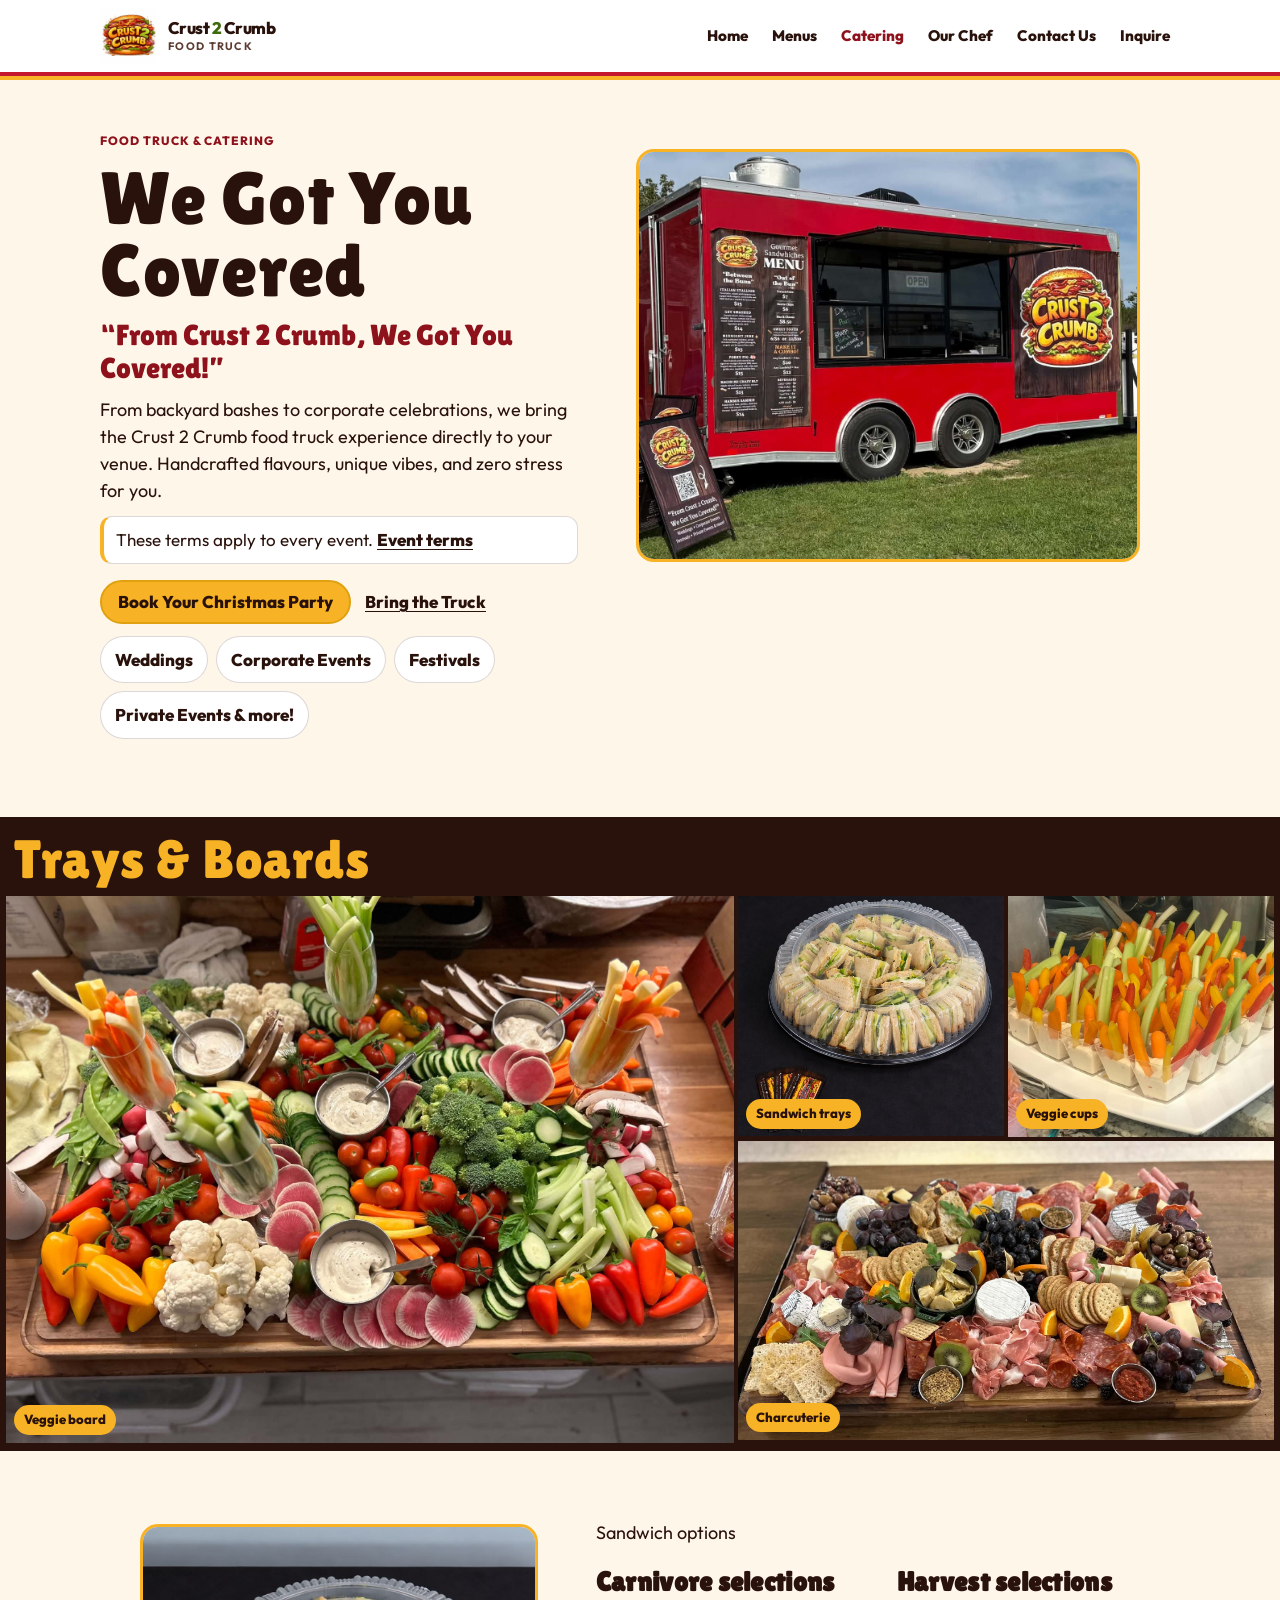
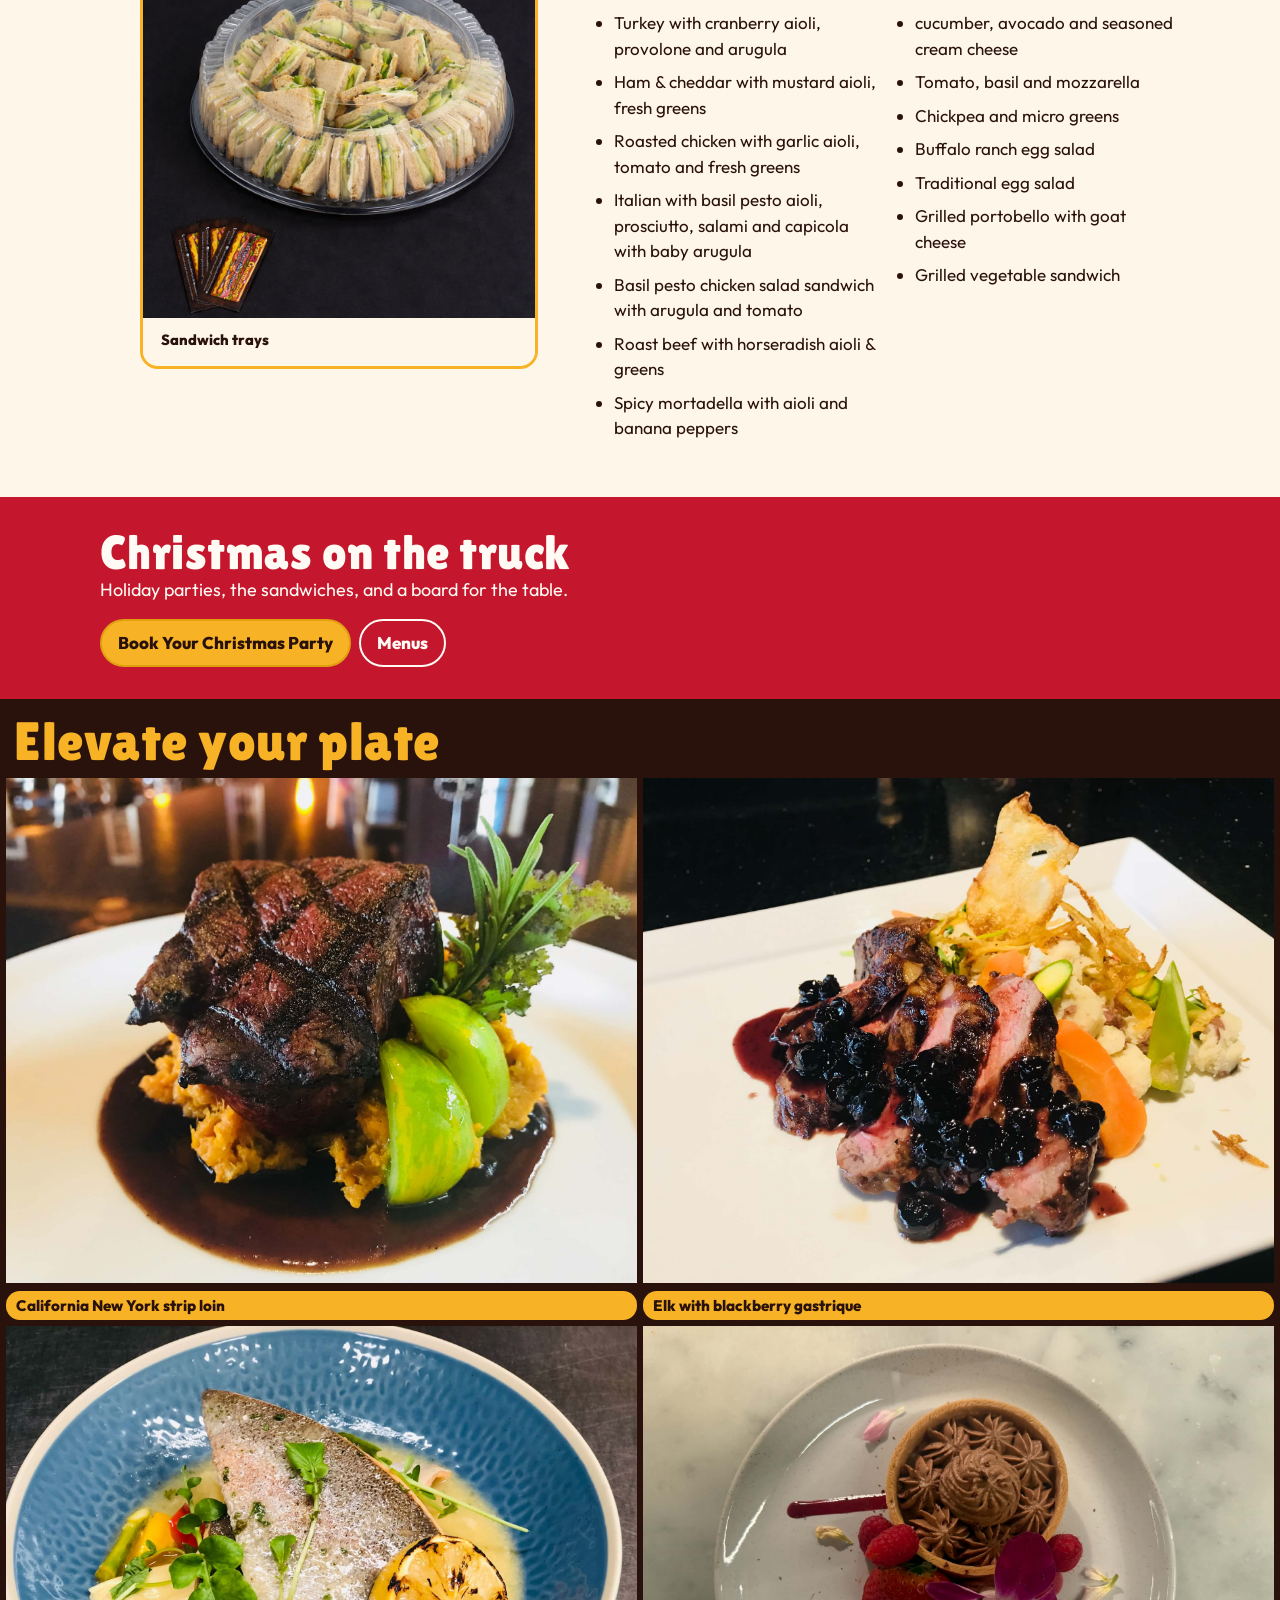
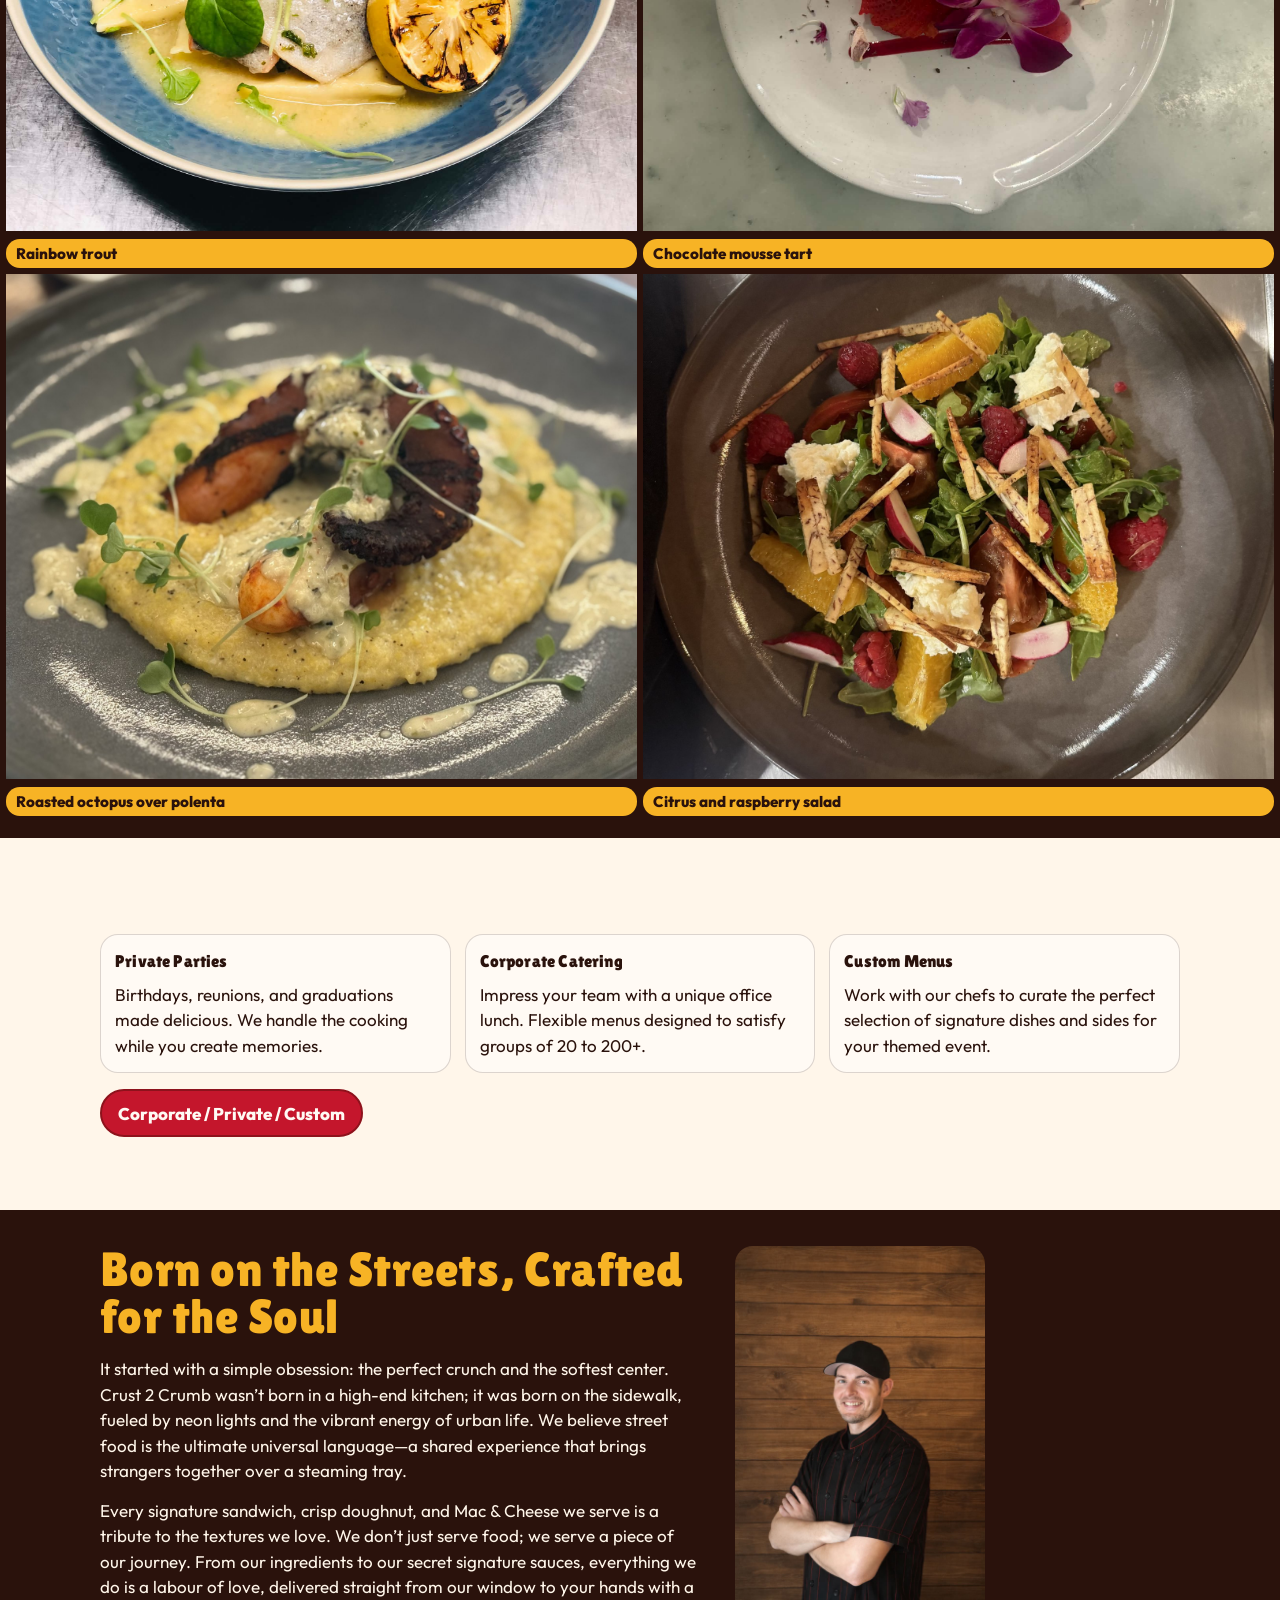
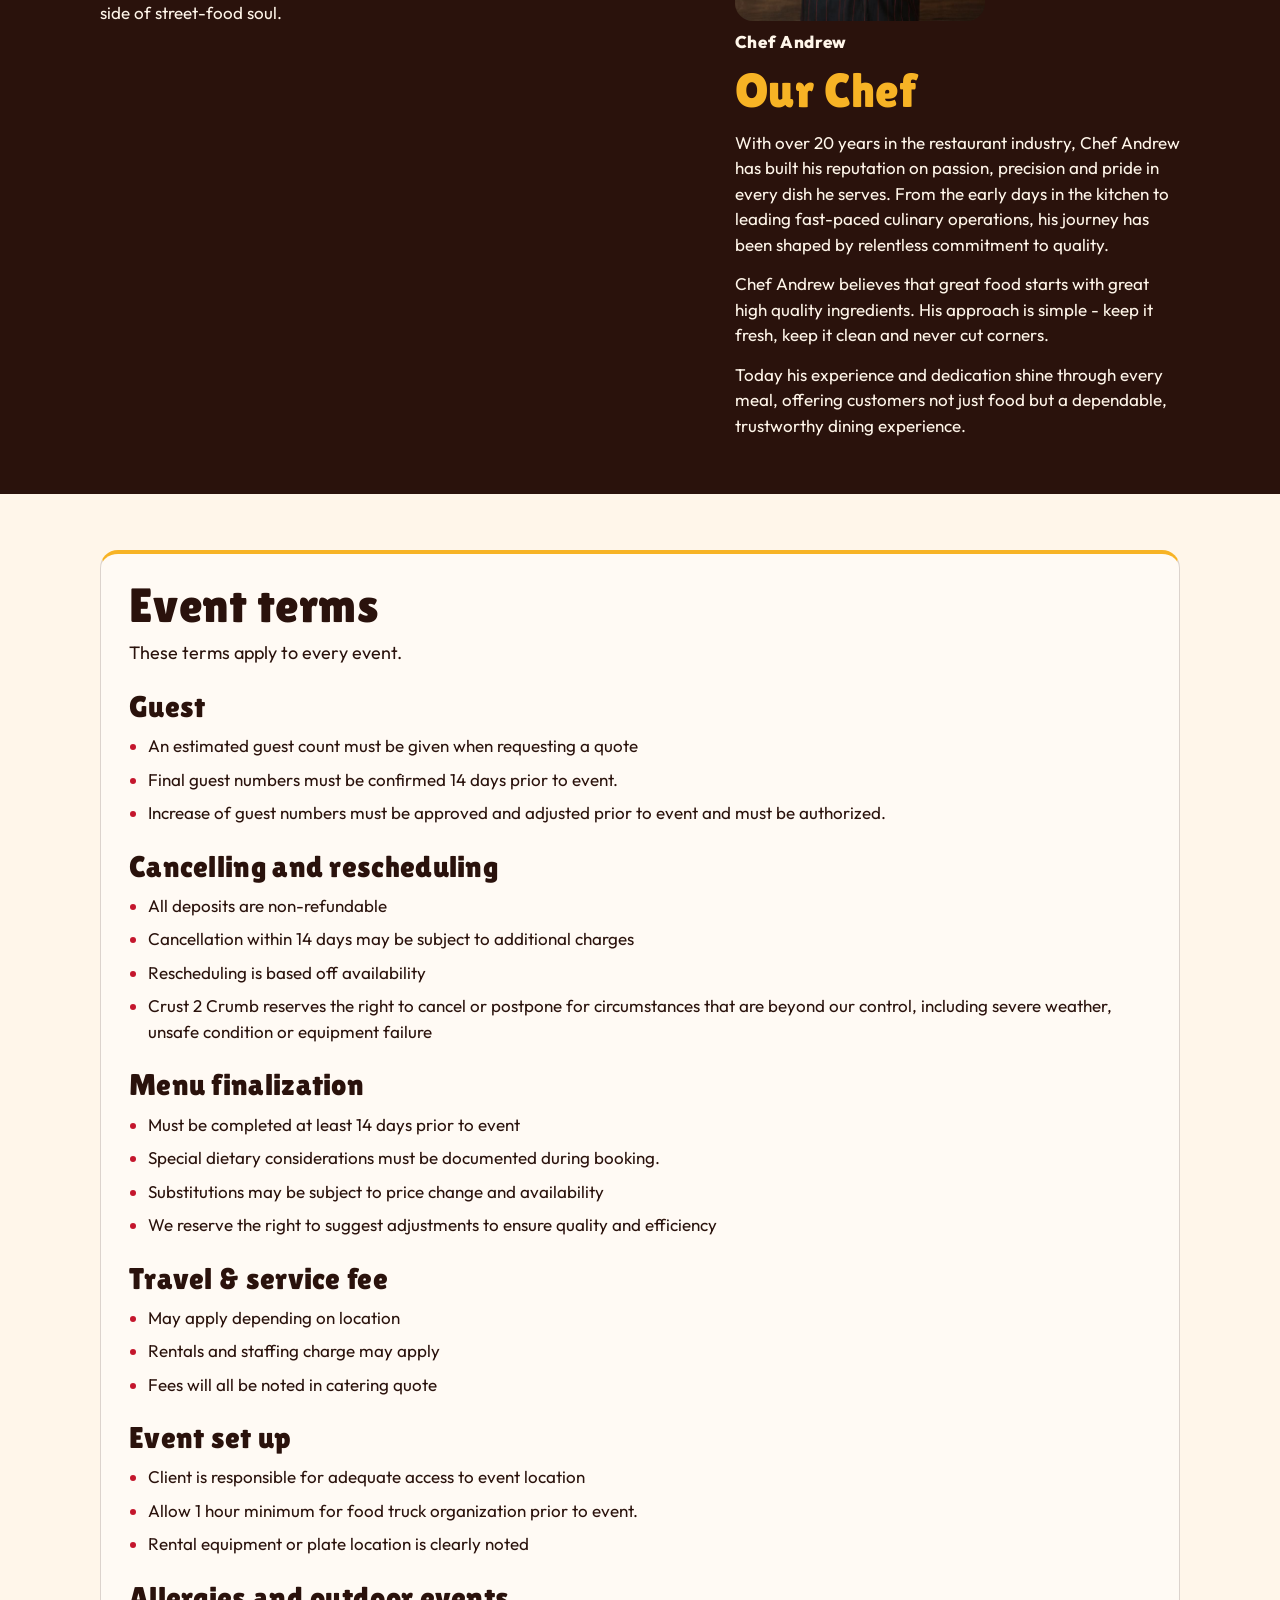
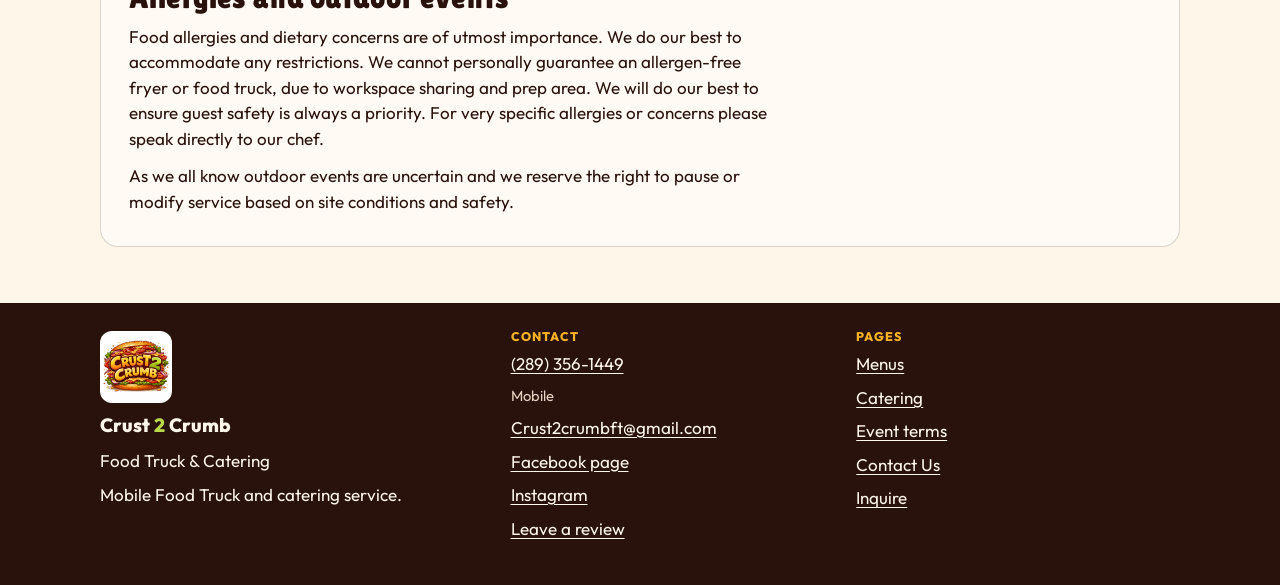
<file: catering/index.html>
<!doctype html>
<html lang="en-CA">
<head>
  <meta charset="utf-8">
  <meta name="viewport" content="width=device-width, initial-scale=1">
  <meta name="theme-color" content="#c4162c">
  <title>Catering | Crust 2 Crumb Food Truck</title>
  <meta name="description" content="Catering from Crust 2 Crumb Food Truck. Christmas parties, trays and boards, weddings, corporate events, festivals, and private events.">
  <link rel="icon" href="../assets/favicon.png">
  <link rel="preconnect" href="https://fonts.googleapis.com">
  <link rel="preconnect" href="https://fonts.gstatic.com" crossorigin>
  <link href="https://fonts.googleapis.com/css2?family=Lilita+One&family=Outfit:wght@400;500;600;700;800&display=swap" rel="stylesheet">
  <link rel="stylesheet" href="../css/styles.css">
</head>
<body class="has-sticky">
  <a class="skip" href="#main">Skip to content</a>
  <header class="site-header">
    <div class="nav">
      <a class="brand" href="../">
        <img src="../assets/logo.jpg" alt="" width="58" height="58">
        <span class="brand-name">Crust <span class="two">2</span> Crumb<small>Food Truck</small></span>
      </a>
      <button type="button" class="menu-toggle" data-menu aria-expanded="false" aria-controls="site-nav">Menu</button>
      <nav id="site-nav" class="nav-panel" aria-label="Primary" hidden>
        <button type="button" class="menu-toggle nav-close" data-menu-close>Close</button>
        <a href="../">Home</a>
        <a href="../menu/">Menus</a>
        <a href="./" aria-current="page">Catering</a>
        <a href="../#chef">Our Chef</a>
        <a href="../contact/">Contact Us</a>
        <a href="../book/">Inquire</a>
      </nav>
    </div>
  </header>
  <main id="main">
    <section class="section">
      <div class="wrap split two">
        <div class="page-intro">
          <p class="kicker">Food Truck &amp; Catering</p>
          <h1>We Got You Covered</h1>
          <p class="sign-quote">“From Crust 2 Crumb, We Got You Covered!”</p>
          <p class="lede">From backyard bashes to corporate celebrations, we bring the Crust 2 Crumb food truck experience directly to your venue. Handcrafted flavours, unique vibes, and zero stress for you.</p>
          <p class="terms-note">These terms apply to every event. <a href="#event-terms">Event terms</a></p>
          <p class="entry-links">
            <a class="btn" href="../book/?plan=christmas">Book Your Christmas Party</a>
            <a href="../book/?plan=truck">Bring the Truck</a>
          </p>
          <ul class="event-list">
            <li>Weddings</li>
            <li>Corporate Events</li>
            <li>Festivals</li>
            <li>Private Events &amp; more!</li>
          </ul>
        </div>
        <figure class="photo-frame">
          <img src="../assets/truck-event-header-truck.jpg" width="1236" height="1010" alt="The red Crust 2 Crumb food truck, with the service window open and the sidewalk sign in front.">
        </figure>
      </div>
    </section>

    <section class="food-band" id="trays" aria-labelledby="trays-title">
      <h2 id="trays-title">Trays &amp; Boards</h2>
      <div class="board-mosaic">
        <figure class="feature">
          <img src="../assets/veggie-board.jpg" width="2048" height="1536" alt="A full vegetable crudité board. The celery glass is at the top. No price or package name was published.">
          <figcaption>Veggie board</figcaption>
        </figure>
        <div class="side">
          <div class="pair">
            <figure>
              <img src="../assets/sandwich-tray-mosaic.jpg" width="1008" height="910" alt="A round tray of triangle sandwiches under a clear lid, with Crust 2 Crumb packets beside it.">
              <figcaption>Sandwich trays</figcaption>
            </figure>
            <figure>
              <img src="../assets/veggie-cups-mosaic.jpg" width="1536" height="1390" alt="Individual cups of cut vegetables in a dip. A photo label, not a named package or price.">
              <figcaption>Veggie cups</figcaption>
            </figure>
          </div>
          <figure>
            <img src="../assets/charcuterie-board-mosaic.jpg" width="1930" height="1080" alt="A large board of sliced meats, cheeses, fruit, and crackers.">
            <figcaption>Charcuterie</figcaption>
          </figure>
        </div>
      </div>
    </section>

    <section class="section tray-offer" id="sandwich-trays">
      <div class="wrap split two">
        <figure class="photo-frame">
          <img src="../assets/sandwich-tray.jpg" width="1024" height="1024" alt="A round tray of triangle sandwiches under a clear lid, with Crust 2 Crumb packets beside it.">
          <figcaption class="caption"><h2 id="sandwich-trays-title">Sandwich trays</h2></figcaption>
        </figure>
        <div>
          <p class="lede" style="margin:12px 0 0">Sandwich options</p>
          <div class="tray-lists">
            <div>
              <h3>Carnivore selections</h3>
              <ul>
                <li>Turkey with cranberry aioli, provolone and arugula</li>
                <li>Ham &amp; cheddar with mustard aioli, fresh greens</li>
                <li>Roasted chicken with garlic aioli, tomato and fresh greens</li>
                <li>Italian with basil pesto aioli, prosciutto, salami and capicola with baby arugula</li>
                <li>Basil pesto chicken salad sandwich with arugula and tomato</li>
                <li>Roast beef with horseradish aioli &amp; greens</li>
                <li>Spicy mortadella with aioli and banana peppers</li>
              </ul>
            </div>
            <div>
              <h3>Harvest selections</h3>
              <ul>
                <li>cucumber, avocado and seasoned cream cheese</li>
                <li>Tomato, basil and mozzarella</li>
                <li>Chickpea and micro greens</li>
                <li>Buffalo ranch egg salad</li>
                <li>Traditional egg salad</li>
                <li>Grilled portobello with goat cheese</li>
                <li>Grilled vegetable sandwich</li>
              </ul>
            </div>
          </div>
        </div>
      </div>
    </section>

    <section class="band-red">
      <div class="wrap">
        <h2>Christmas on the truck</h2>
        <p class="lede">Holiday parties, the sandwiches, and a board for the table.</p>
        <div class="stack" style="margin-top:16px">
          <a class="btn" href="../book/?plan=christmas">Book Your Christmas Party</a>
          <a class="btn-ghost" href="../menu/">Menus</a>
        </div>
      </div>
    </section>

    <section class="food-band" id="plates" aria-labelledby="plates-title">
      <h2 id="plates-title">Elevate your plate</h2>
      <div class="plate-grid">
        <figure>
          <img src="../assets/plated-steak.jpg" width="2048" height="1536" alt="California New York strip loin.">
          <figcaption>California New York strip loin</figcaption>
        </figure>
        <figure>
          <img src="../assets/sliced-steak.jpg" width="2048" height="1536" alt="Elk with blackberry gastrique.">
          <figcaption>Elk with blackberry gastrique</figcaption>
        </figure>
        <figure>
          <img src="../assets/plated-fish.jpg" width="2048" height="1536" alt="Rainbow trout.">
          <figcaption>Rainbow trout</figcaption>
        </figure>
        <figure>
          <img src="../assets/chocolate-tart.jpg" width="2048" height="1536" alt="Chocolate mousse tart.">
          <figcaption>Chocolate mousse tart</figcaption>
        </figure>
        <figure>
          <img src="../assets/plated-seafood.jpg" width="1600" height="1600" alt="Roasted octopus over polenta.">
          <figcaption>Roasted octopus over polenta</figcaption>
        </figure>
        <figure>
          <img src="../assets/plated-salad.jpg" width="1600" height="1600" alt="Citrus and raspberry salad.">
          <figcaption>Citrus and raspberry salad</figcaption>
        </figure>
      </div>
    </section>

    <section class="section after-band">
      <div class="wrap">
        <div class="specials">
          <article class="offer">
            <h3>Private Parties</h3>
            <p>Birthdays, reunions, and graduations made delicious. We handle the cooking while you create memories.</p>
          </article>
          <article class="offer">
            <h3>Corporate Catering</h3>
            <p>Impress your team with a unique office lunch. Flexible menus designed to satisfy groups of 20 to 200+.</p>
          </article>
          <article class="offer">
            <h3>Custom Menus</h3>
            <p>Work with our chefs to curate the perfect selection of signature dishes and sides for your themed event.</p>
          </article>
        </div>
        <p style="margin-top:16px"><a class="btn btn-red" href="../book/?plan=corporate">Corporate / Private / Custom</a></p>
      </div>
    </section>

    <section class="chef-story" id="chef">
      <div class="wrap chef-layout">
        <div class="story">
          <h2>Born on the Streets, Crafted for the Soul</h2>
          <div style="margin-top:16px">
            <p>It started with a simple obsession: the perfect crunch and the softest center. Crust 2 Crumb wasn’t born in a high-end kitchen; it was born on the sidewalk, fueled by neon lights and the vibrant energy of urban life. We believe street food is the ultimate universal language—a shared experience that brings strangers together over a steaming tray.</p>
            <p>Every signature sandwich, crisp doughnut, and Mac &amp; Cheese we serve is a tribute to the textures we love. We don’t just serve food; we serve a piece of our journey. From our ingredients to our secret signature sauces, everything we do is a labour of love, delivered straight from our window to your hands with a side of street-food soul.</p>
          </div>
        </div>
        <div class="chef-side">
          <figure class="chef-photo">
            <img src="../assets/chef-portrait.jpg" width="1024" height="1536" alt="Chef Andrew in a black pinstripe chef’s coat and black cap, arms crossed, in front of a wood wall.">
            <figcaption>Chef Andrew</figcaption>
          </figure>
          <div class="chef-bio">
            <h2>Our Chef</h2>
            <div style="margin-top:16px">
              <p>With over 20 years in the restaurant industry, Chef Andrew has built his reputation on passion, precision and pride in every dish he serves. From the early days in the kitchen to leading fast-paced culinary operations, his journey has been shaped by relentless commitment to quality.</p>
              <p>Chef Andrew believes that great food starts with great high quality ingredients. His approach is simple - keep it fresh, keep it clean and never cut corners.</p>
              <p>Today his experience and dedication shine through every meal, offering customers not just food but a dependable, trustworthy dining experience.</p>
            </div>
          </div>
        </div>
      </div>
    </section>

    <section class="section" id="event-terms" aria-labelledby="event-terms-title">
      <div class="wrap">
        <div class="event-terms">
          <h2 id="event-terms-title">Event terms</h2>
          <p class="lede">These terms apply to every event.</p>

          <h3>Guest</h3>
          <ul>
            <li>An estimated guest count must be given when requesting a quote</li>
            <li>Final guest numbers must be confirmed 14 days prior to event.</li>
            <li>Increase of guest numbers must be approved and adjusted prior to event and must be authorized.</li>
          </ul>

          <h3>Cancelling and rescheduling</h3>
          <ul>
            <li>All deposits are non-refundable</li>
            <li>Cancellation within 14 days may be subject to additional charges</li>
            <li>Rescheduling is based off availability</li>
            <li>Crust 2 Crumb reserves the right to cancel or postpone for circumstances that are beyond our control, including severe weather, unsafe condition or equipment failure</li>
          </ul>

          <h3>Menu finalization</h3>
          <ul>
            <li>Must be completed at least 14 days prior to event</li>
            <li>Special dietary considerations must be documented during booking.</li>
            <li>Substitutions may be subject to price change and availability</li>
            <li>We reserve the right to suggest adjustments to ensure quality and efficiency</li>
          </ul>

          <h3>Travel &amp; service fee</h3>
          <ul>
            <li>May apply depending on location</li>
            <li>Rentals and staffing charge may apply</li>
            <li>Fees will all be noted in catering quote</li>
          </ul>

          <h3>Event set up</h3>
          <ul>
            <li>Client is responsible for adequate access to event location</li>
            <li>Allow 1 hour minimum for food truck organization prior to event.</li>
            <li>Rental equipment or plate location is clearly noted</li>
          </ul>

          <h3>Allergies and outdoor events</h3>
          <div class="terms-close">
            <p>Food allergies and dietary concerns are of utmost importance. We do our best to accommodate any restrictions. We cannot personally guarantee an allergen-free fryer or food truck, due to workspace sharing and prep area. We will do our best to ensure guest safety is always a priority. For very specific allergies or concerns please speak directly to our chef.</p>
            <p>As we all know outdoor events are uncertain and we reserve the right to pause or modify service based on site conditions and safety.</p>
          </div>
        </div>
      </div>
    </section>
  </main>
  <footer class="site-footer">
    <div class="wrap footer-grid">
      <div>
        <img src="../assets/logo.jpg" alt="" width="72" height="72">
        <p class="footer-mark">Crust <span class="two">2</span> Crumb</p>
        <p>Food Truck &amp; Catering</p>
        <p>Mobile Food Truck and catering service.</p>
      </div>
      <div>
        <h2>Contact</h2>
        <p><a href="tel:+12893561449">(289) 356-1449</a></p>
        <p class="fine">Mobile</p>
        <p><a href="mailto:Crust2crumbft@gmail.com">Crust2crumbft@gmail.com</a></p>
        <p><a href="https://www.facebook.com/p/Crust-2-Crumb-Food-Truck-61586349067280/" target="_blank" rel="noopener noreferrer">Facebook page</a></p>
        <p><a href="https://www.instagram.com/crust2crumb26/" target="_blank" rel="noopener noreferrer">Instagram</a></p>
        <p><a href="https://use1app.com/r/crust2crumb/">Leave a review</a></p>
      </div>
      <div>
        <h2>Pages</h2>
        <p><a href="../menu/">Menus</a></p>
        <p><a href="./">Catering</a></p>
        <p><a href="#event-terms">Event terms</a></p>
        <p><a href="../contact/">Contact Us</a></p>
        <p><a href="../book/">Inquire</a></p>
      </div>
    </div>
  </footer>
  <div class="sticky-cta">
    <a class="btn" href="../book/">Christmas party catering</a>
  </div>
  <script src="../js/site.js"></script>
</body>
</html>
</file>
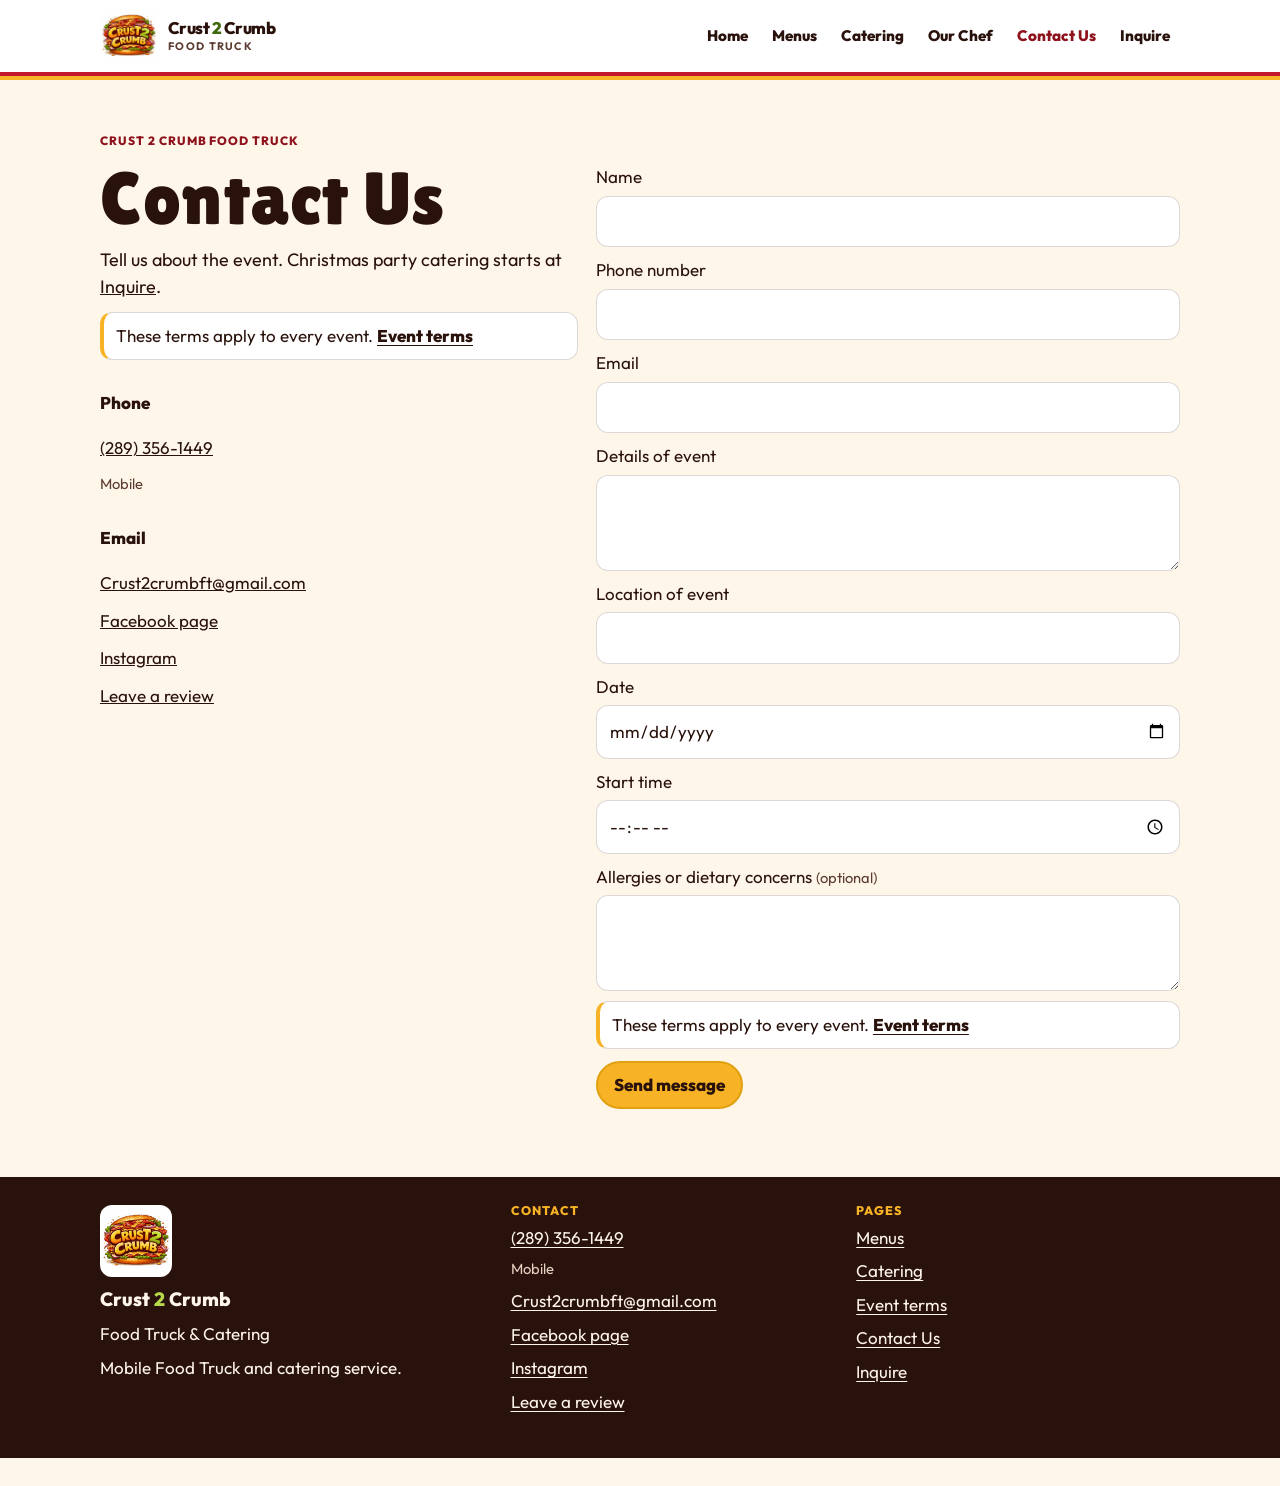
<file: contact/index.html>
<!doctype html>
<html lang="en-CA">
<head>
  <meta charset="utf-8">
  <meta name="viewport" content="width=device-width, initial-scale=1">
  <meta name="theme-color" content="#c4162c">
  <title>Contact Us | Crust 2 Crumb Food Truck</title>
  <meta name="description" content="Contact Crust 2 Crumb Food Truck. Call (289) 356-1449 or email Crust2crumbft@gmail.com.">
  <link rel="icon" href="../assets/favicon.png">
  <link rel="preconnect" href="https://fonts.googleapis.com">
  <link rel="preconnect" href="https://fonts.gstatic.com" crossorigin>
  <link href="https://fonts.googleapis.com/css2?family=Lilita+One&family=Outfit:wght@400;500;600;700;800&display=swap" rel="stylesheet">
  <link rel="stylesheet" href="../css/styles.css">
</head>
<body class="contact-page has-sticky">
  <a class="skip" href="#main">Skip to content</a>
  <header class="site-header">
    <div class="nav">
      <a class="brand" href="../">
        <img src="../assets/logo.jpg" alt="" width="58" height="58">
        <span class="brand-name">Crust <span class="two">2</span> Crumb<small>Food Truck</small></span>
      </a>
      <button type="button" class="menu-toggle" data-menu aria-expanded="false" aria-controls="site-nav">Menu</button>
      <nav id="site-nav" class="nav-panel" aria-label="Primary" hidden>
        <button type="button" class="menu-toggle nav-close" data-menu-close>Close</button>
        <a href="../">Home</a>
        <a href="../menu/">Menus</a>
        <a href="../catering/">Catering</a>
        <a href="../#chef">Our Chef</a>
        <a href="./" aria-current="page">Contact Us</a>
        <a href="../book/">Inquire</a>
      </nav>
    </div>
  </header>
  <main id="main">
    <section class="section">
      <div class="wrap split two">
        <div class="page-intro">
          <p class="kicker">Crust 2 Crumb Food Truck</p>
          <h1>Contact Us</h1>
          <p class="lede">Tell us about the event. Christmas party catering starts at <a href="../book/?plan=christmas">Inquire</a>.</p>
          <p class="terms-note">These terms apply to every event. <a href="../catering/#event-terms">Event terms</a></p>
          <p style="margin:18px 0 8px;font-weight:800">Phone</p>
          <p><a href="tel:+12893561449">(289) 356-1449</a></p>
          <p class="fine">Mobile</p>
          <p style="margin:18px 0 8px;font-weight:800">Email</p>
          <p><a href="mailto:Crust2crumbft@gmail.com">Crust2crumbft@gmail.com</a></p>
          <p><a href="https://www.facebook.com/p/Crust-2-Crumb-Food-Truck-61586349067280/" target="_blank" rel="noopener noreferrer">Facebook page</a></p>
          <p><a href="https://www.instagram.com/crust2crumb26/" target="_blank" rel="noopener noreferrer">Instagram</a></p>
          <p><a href="https://use1app.com/r/crust2crumb/">Leave a review</a></p>
        </div>
        <div>
          <form id="contact-form" novalidate>
            <p class="error" id="contact-error" role="alert"></p>
            <p id="contact-fallback" hidden>The message was not sent. <a id="contact-mailto" href="mailto:Crust2crumbft@gmail.com">Email Crust2crumbft@gmail.com</a></p>
            <div class="company-website" aria-hidden="true">
              <label for="company-website">Company website</label>
              <input id="company-website" name="company_website" type="text" autocomplete="off" tabindex="-1" aria-hidden="true">
            </div>
            <div class="field">
              <label for="contact-name">Name</label>
              <input id="contact-name" name="name" autocomplete="name" required>
            </div>
            <div class="field">
              <label for="contact-phone">Phone number</label>
              <input id="contact-phone" name="phone" type="tel" autocomplete="tel" required>
            </div>
            <div class="field">
              <label for="contact-email">Email</label>
              <input id="contact-email" name="email" type="email" autocomplete="email" required>
            </div>
            <div class="field">
              <label for="contact-details">Details of event</label>
              <textarea id="contact-details" name="details" required></textarea>
            </div>
            <div class="field">
              <label for="contact-location">Location of event</label>
              <input id="contact-location" name="location" autocomplete="street-address" required>
            </div>
            <div class="field">
              <label for="contact-date">Date</label>
              <input id="contact-date" name="date" type="date" required>
            </div>
            <div class="field">
              <label for="contact-time">Start time</label>
              <input id="contact-time" name="time" type="time" required>
            </div>
            <div class="field">
              <label for="contact-allergies">Allergies or dietary concerns <span class="fine">(optional)</span></label>
              <textarea id="contact-allergies" name="allergies"></textarea>
            </div>
            <p class="terms-note">These terms apply to every event. <a href="../catering/#event-terms">Event terms</a></p>
            <button class="btn" type="submit" id="contact-send">Send message</button>
          </form>
          <div id="contact-done" hidden>
            <h2>Message sent</h2>
            <p>The message was sent to Crust2crumbft@gmail.com. It does not book the event or take a payment.</p>
          </div>
        </div>
      </div>
    </section>
  </main>
  <footer class="site-footer">
    <div class="wrap footer-grid">
      <div>
        <img src="../assets/logo.jpg" alt="" width="72" height="72">
        <p class="footer-mark">Crust <span class="two">2</span> Crumb</p>
        <p>Food Truck &amp; Catering</p>
        <p>Mobile Food Truck and catering service.</p>
      </div>
      <div>
        <h2>Contact</h2>
        <p><a href="tel:+12893561449">(289) 356-1449</a></p>
        <p class="fine">Mobile</p>
        <p><a href="mailto:Crust2crumbft@gmail.com">Crust2crumbft@gmail.com</a></p>
        <p><a href="https://www.facebook.com/p/Crust-2-Crumb-Food-Truck-61586349067280/" target="_blank" rel="noopener noreferrer">Facebook page</a></p>
        <p><a href="https://www.instagram.com/crust2crumb26/" target="_blank" rel="noopener noreferrer">Instagram</a></p>
        <p><a href="https://use1app.com/r/crust2crumb/">Leave a review</a></p>
      </div>
      <div>
        <h2>Pages</h2>
        <p><a href="../menu/">Menus</a></p>
        <p><a href="../catering/">Catering</a></p>
        <p><a href="../catering/#event-terms">Event terms</a></p>
        <p><a href="./" aria-current="page">Contact Us</a></p>
        <p><a href="../book/">Inquire</a></p>
      </div>
    </div>
  </footer>
  <div class="sticky-cta">
    <a class="btn" href="../book/?plan=christmas">Book Your Christmas Party</a>
  </div>
  <script src="../js/site.js"></script>
  <script src="../js/contact.js"></script>
</body>
</html>
</file>
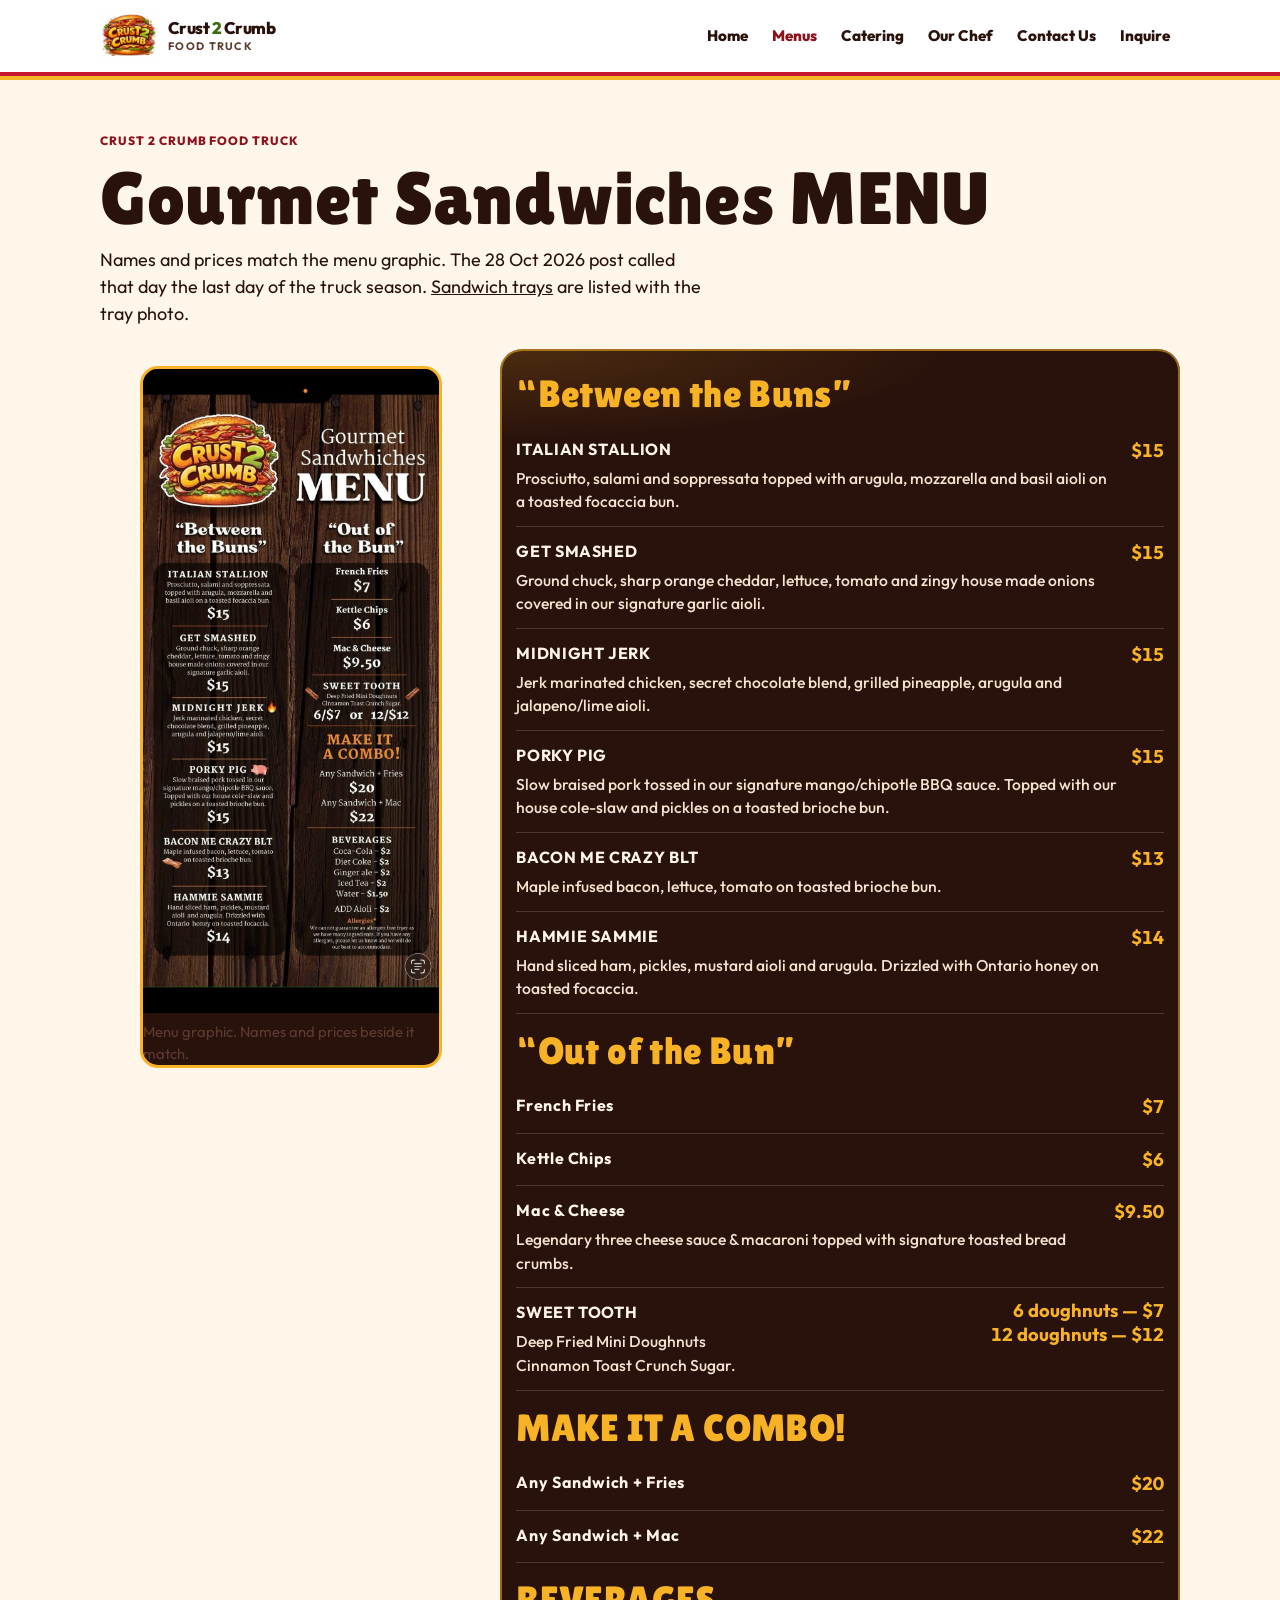
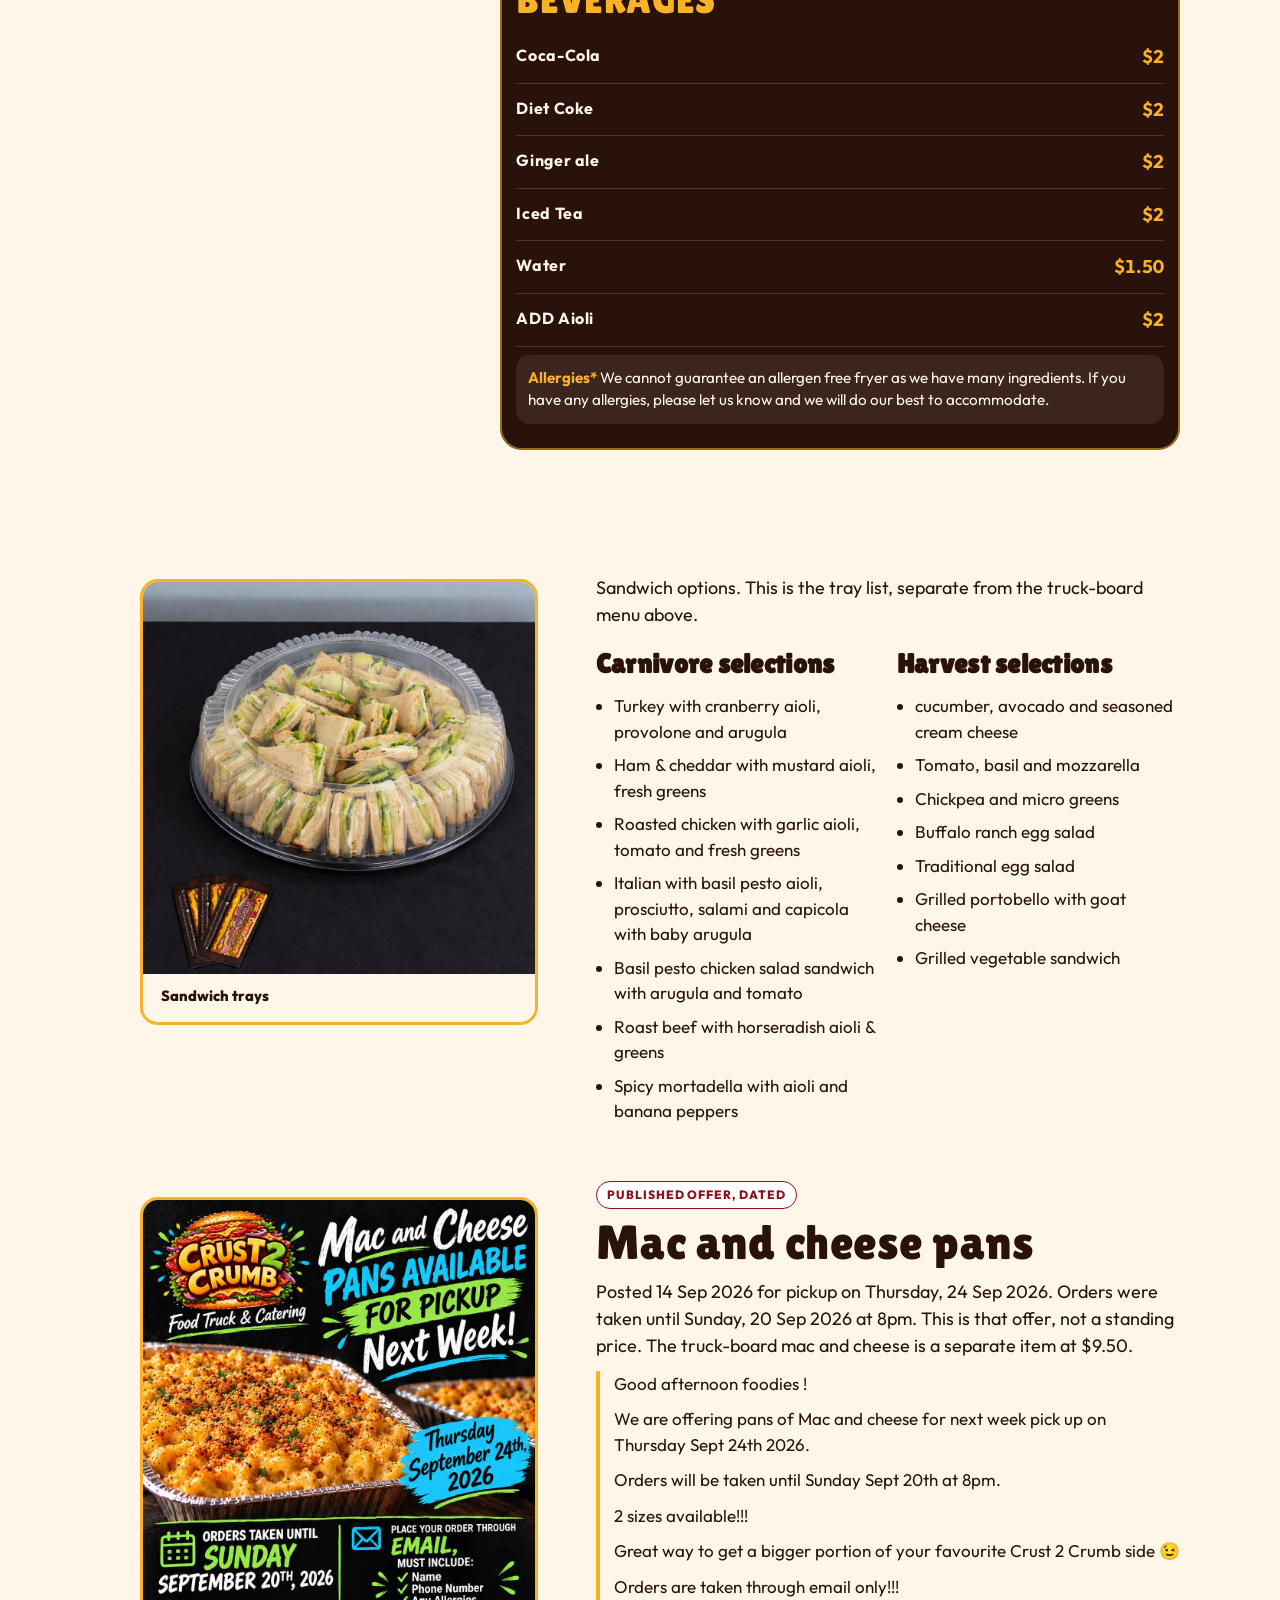
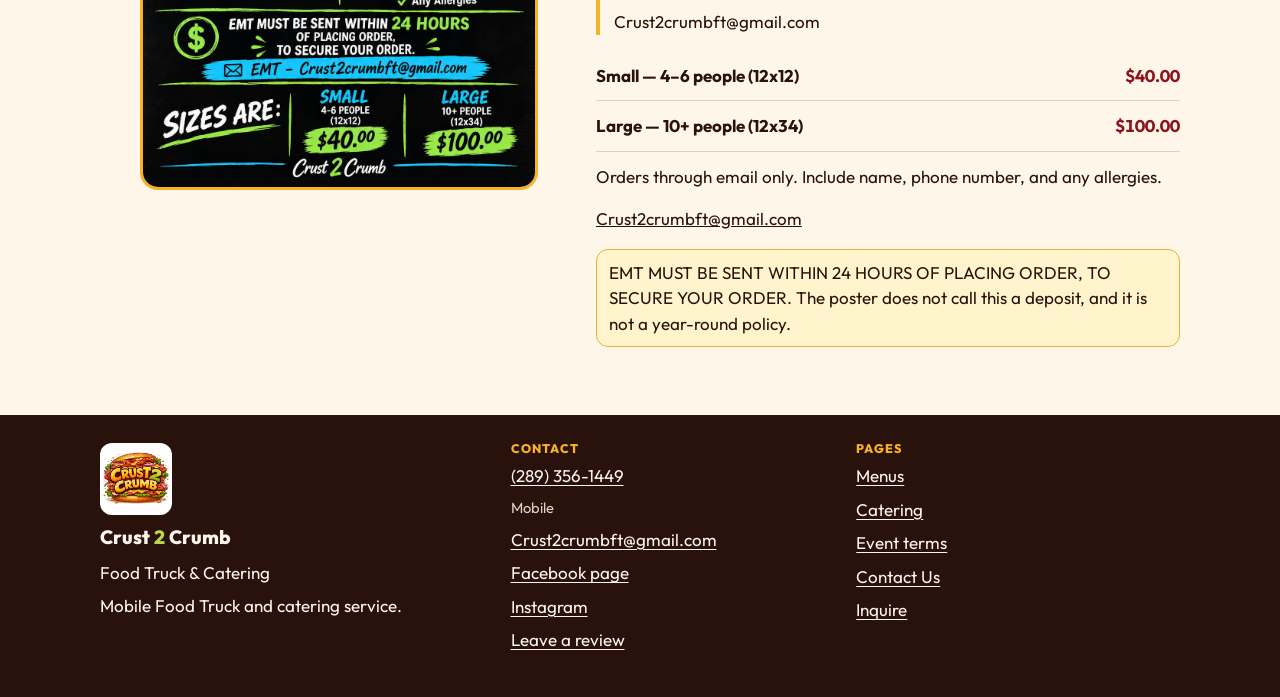
<file: menu/index.html>
<!doctype html>
<html lang="en-CA">
<head>
  <meta charset="utf-8">
  <meta name="viewport" content="width=device-width, initial-scale=1">
  <meta name="theme-color" content="#c4162c">
  <title>Gourmet Sandwiches menu | Crust 2 Crumb Food Truck</title>
  <meta name="description" content="Gourmet Sandwiches menu for Crust 2 Crumb Food Truck. Names and prices match the menu graphic, plus the September 2026 mac and cheese pan offer.">
  <link rel="icon" href="../assets/favicon.png">
  <link rel="preconnect" href="https://fonts.googleapis.com">
  <link rel="preconnect" href="https://fonts.gstatic.com" crossorigin>
  <link href="https://fonts.googleapis.com/css2?family=Lilita+One&family=Outfit:wght@400;500;600;700;800&display=swap" rel="stylesheet">
  <link rel="stylesheet" href="../css/styles.css">
</head>
<body class="has-sticky">
  <a class="skip" href="#main">Skip to content</a>
  <header class="site-header">
    <div class="nav">
      <a class="brand" href="../">
        <img src="../assets/logo.jpg" alt="" width="58" height="58">
        <span class="brand-name">Crust <span class="two">2</span> Crumb<small>Food Truck</small></span>
      </a>
      <button type="button" class="menu-toggle" data-menu aria-expanded="false" aria-controls="site-nav">Menu</button>
      <nav id="site-nav" class="nav-panel" aria-label="Primary" hidden>
        <button type="button" class="menu-toggle nav-close" data-menu-close>Close</button>
        <a href="../">Home</a>
        <a href="./" aria-current="page">Menus</a>
        <a href="../catering/">Catering</a>
        <a href="../#chef">Our Chef</a>
        <a href="../contact/">Contact Us</a>
        <a href="../book/">Inquire</a>
      </nav>
    </div>
  </header>
  <main id="main">
    <section class="section">
      <div class="wrap">
        <div class="page-intro">
          <p class="kicker">Crust 2 Crumb Food Truck</p>
          <h1>Gourmet Sandwiches MENU</h1>
          <p class="lede">Names and prices match the menu graphic. The 28 Oct 2026 post called that day the last day of the truck season. <a href="#sandwich-trays">Sandwich trays</a> are listed with the tray photo.</p>
        </div>
        <div class="menu-layout split">
          <figure class="photo-frame">
            <img src="../assets/gourmet-sandwiches-menu.jpg" width="943" height="2048" alt="Gourmet Sandwiches menu graphic with sandwich descriptions, sides, combos, beverages, and an allergy note.">
            <figcaption class="caption">Menu graphic. Names and prices beside it match.</figcaption>
          </figure>
          <div class="truck-menu">
            <section class="group" aria-labelledby="buns">
              <h2 id="buns">“Between the Buns”</h2>
              <article class="price-row">
                <div>
                  <h3>ITALIAN STALLION</h3>
                  <p class="desc">Prosciutto, salami and soppressata topped with arugula, mozzarella and basil aioli on a toasted focaccia bun.</p>
                </div>
                <span class="price">$15</span>
              </article>
              <article class="price-row">
                <div>
                  <h3>GET SMASHED</h3>
                  <p class="desc">Ground chuck, sharp orange cheddar, lettuce, tomato and zingy house made onions covered in our signature garlic aioli.</p>
                </div>
                <span class="price">$15</span>
              </article>
              <article class="price-row">
                <div>
                  <h3>MIDNIGHT JERK</h3>
                  <p class="desc">Jerk marinated chicken, secret chocolate blend, grilled pineapple, arugula and jalapeno/lime aioli.</p>
                </div>
                <span class="price">$15</span>
              </article>
              <article class="price-row">
                <div>
                  <h3>PORKY PIG</h3>
                  <p class="desc">Slow braised pork tossed in our signature mango/chipotle BBQ sauce. Topped with our house cole-slaw and pickles on a toasted brioche bun.</p>
                </div>
                <span class="price">$15</span>
              </article>
              <article class="price-row">
                <div>
                  <h3>BACON ME CRAZY BLT</h3>
                  <p class="desc">Maple infused bacon, lettuce, tomato on toasted brioche bun.</p>
                </div>
                <span class="price">$13</span>
              </article>
              <article class="price-row">
                <div>
                  <h3>HAMMIE SAMMIE</h3>
                  <p class="desc">Hand sliced ham, pickles, mustard aioli and arugula. Drizzled with Ontario honey on toasted focaccia.</p>
                </div>
                <span class="price">$14</span>
              </article>
            </section>
            <section class="group" aria-labelledby="sides">
              <h2 id="sides">“Out of the Bun”</h2>
              <article class="price-row"><h3>French Fries</h3><span class="price">$7</span></article>
              <article class="price-row"><h3>Kettle Chips</h3><span class="price">$6</span></article>
              <article class="price-row">
                <div>
                  <h3>Mac &amp; Cheese</h3>
                  <p class="desc">Legendary three cheese sauce &amp; macaroni topped with signature toasted bread crumbs.</p>
                </div>
                <span class="price">$9.50</span>
              </article>
              <article class="price-row">
                <div>
                  <h3>SWEET TOOTH</h3>
                  <p class="desc">Deep Fried Mini Doughnuts<br>Cinnamon Toast Crunch Sugar.</p>
                </div>
                <span class="price price-lines"><span>6 doughnuts — $7</span><span>12 doughnuts — $12</span></span>
              </article>
            </section>
            <section class="group" aria-labelledby="combo">
              <h2 id="combo">MAKE IT A COMBO!</h2>
              <article class="price-row"><h3>Any Sandwich + Fries</h3><span class="price">$20</span></article>
              <article class="price-row"><h3>Any Sandwich + Mac</h3><span class="price">$22</span></article>
            </section>
            <section class="group" aria-labelledby="drinks">
              <h2 id="drinks">BEVERAGES</h2>
              <article class="price-row"><h3>Coca-Cola</h3><span class="price">$2</span></article>
              <article class="price-row"><h3>Diet Coke</h3><span class="price">$2</span></article>
              <article class="price-row"><h3>Ginger ale</h3><span class="price">$2</span></article>
              <article class="price-row"><h3>Iced Tea</h3><span class="price">$2</span></article>
              <article class="price-row"><h3>Water</h3><span class="price">$1.50</span></article>
              <article class="price-row"><h3>ADD Aioli</h3><span class="price">$2</span></article>
              <p class="allergen"><strong>Allergies*</strong> We cannot guarantee an allergen free fryer as we have many ingredients. If you have any allergies, please let us know and we will do our best to accommodate.</p>
            </section>
          </div>
        </div>
      </div>
    </section>

    <section class="section tray-offer" id="sandwich-trays">
      <div class="wrap split two">
        <figure class="photo-frame">
          <img src="../assets/sandwich-tray.jpg" width="1024" height="1024" alt="A round tray of triangle sandwiches under a clear lid, with Crust 2 Crumb packets beside it.">
          <figcaption class="caption"><h2 id="sandwich-trays-title">Sandwich trays</h2></figcaption>
        </figure>
        <div>
          <p class="lede" style="margin:12px 0 0">Sandwich options. This is the tray list, separate from the truck-board menu above.</p>
          <div class="tray-lists">
            <div>
              <h3>Carnivore selections</h3>
              <ul>
                <li>Turkey with cranberry aioli, provolone and arugula</li>
                <li>Ham &amp; cheddar with mustard aioli, fresh greens</li>
                <li>Roasted chicken with garlic aioli, tomato and fresh greens</li>
                <li>Italian with basil pesto aioli, prosciutto, salami and capicola with baby arugula</li>
                <li>Basil pesto chicken salad sandwich with arugula and tomato</li>
                <li>Roast beef with horseradish aioli &amp; greens</li>
                <li>Spicy mortadella with aioli and banana peppers</li>
              </ul>
            </div>
            <div>
              <h3>Harvest selections</h3>
              <ul>
                <li>cucumber, avocado and seasoned cream cheese</li>
                <li>Tomato, basil and mozzarella</li>
                <li>Chickpea and micro greens</li>
                <li>Buffalo ranch egg salad</li>
                <li>Traditional egg salad</li>
                <li>Grilled portobello with goat cheese</li>
                <li>Grilled vegetable sandwich</li>
              </ul>
            </div>
          </div>
        </div>
      </div>
    </section>

    <section class="section" id="pans" style="padding-top:0">
      <div class="wrap split two">
        <figure class="photo-frame">
          <img src="../assets/mac-and-cheese-pans.jpg" width="1024" height="1536" alt="Poster for mac and cheese pans. Small, 4 to 6 people, 12 by 12, $40. Large, 10 or more people, 12 by 34, $100. Pickup Thursday, September 24th, 2026." loading="lazy">
        </figure>
        <div>
          <p class="badge">Published offer, dated</p>
          <h2>Mac and cheese pans</h2>
          <p class="lede" style="margin:12px 0">Posted 14 Sep 2026 for pickup on Thursday, 24 Sep 2026. Orders were taken until Sunday, 20 Sep 2026 at 8pm. This is that offer, not a standing price. The truck-board mac and cheese is a separate item at $9.50.</p>
          <blockquote class="quote">
            <p>Good afternoon foodies !</p>
            <p>We are offering pans of Mac and cheese for next week pick up on Thursday Sept 24th 2026.</p>
            <p>Orders will be taken until Sunday Sept 20th at 8pm.</p>
            <p>2 sizes available!!!</p>
            <p>Great way to get a bigger portion of your favourite Crust 2 Crumb side 😉</p>
            <p>Orders are taken through email only!!!</p>
            <p>Crust2crumbft@gmail.com</p>
          </blockquote>
          <ul class="menu-tease" style="margin-top:16px">
            <li><span>Small — 4–6 people (12x12)</span><span class="price">$40.00</span></li>
            <li><span>Large — 10+ people (12x34)</span><span class="price">$100.00</span></li>
          </ul>
          <p style="margin-top:12px">Orders through email only. Include name, phone number, and any allergies.</p>
          <p><a href="mailto:Crust2crumbft@gmail.com">Crust2crumbft@gmail.com</a></p>
          <p class="caution">EMT MUST BE SENT WITHIN 24 HOURS OF PLACING ORDER, TO SECURE YOUR ORDER. The poster does not call this a deposit, and it is not a year-round policy.</p>
        </div>
      </div>
    </section>
  </main>
  <footer class="site-footer">
    <div class="wrap footer-grid">
      <div>
        <img src="../assets/logo.jpg" alt="" width="72" height="72">
        <p class="footer-mark">Crust <span class="two">2</span> Crumb</p>
        <p>Food Truck &amp; Catering</p>
        <p>Mobile Food Truck and catering service.</p>
      </div>
      <div>
        <h2>Contact</h2>
        <p><a href="tel:+12893561449">(289) 356-1449</a></p>
        <p class="fine">Mobile</p>
        <p><a href="mailto:Crust2crumbft@gmail.com">Crust2crumbft@gmail.com</a></p>
        <p><a href="https://www.facebook.com/p/Crust-2-Crumb-Food-Truck-61586349067280/" target="_blank" rel="noopener noreferrer">Facebook page</a></p>
        <p><a href="https://www.instagram.com/crust2crumb26/" target="_blank" rel="noopener noreferrer">Instagram</a></p>
        <p><a href="https://use1app.com/r/crust2crumb/">Leave a review</a></p>
      </div>
      <div>
        <h2>Pages</h2>
        <p><a href="./">Menus</a></p>
        <p><a href="../catering/">Catering</a></p>
        <p><a href="../catering/#event-terms">Event terms</a></p>
        <p><a href="../contact/">Contact Us</a></p>
        <p><a href="../book/">Inquire</a></p>
      </div>
    </div>
  </footer>
  <div class="sticky-cta">
    <a class="btn" href="../book/?plan=christmas">Book Your Christmas Party</a>
  </div>
  <script src="../js/site.js"></script>
</body>
</html>
</file>
<file: css/styles.css>
/* Crust 2 Crumb Food Truck. Gold, green, and brown follow the logo; red follows the truck. */

:root {
  color-scheme: light;
  --red: #c4162c;
  --red-deep: #8e121c;
  --gold: #f7b325;
  --brown: #2a120c;
  --brown-soft: #5c3b30;
  --green: #3f6a0e;
  --cream: #fff6ea;
  --paper: #fffaf4;
  --ink: #2a120c;
  --line: rgba(42, 18, 12, 0.16);
  --display: "Lilita One", "Arial Black", Impact, sans-serif;
  --sans: Outfit, "Avenir Next", "Segoe UI", sans-serif;
  --max: 1080px;
  --sticky: 84px;
}

* { box-sizing: border-box; }
html { scroll-behavior: smooth; }
body {
  margin: 0;
  color: var(--ink);
  background: var(--cream);
  font-family: var(--sans);
  font-size: 1.0625rem;
  line-height: 1.5;
}
body.has-sticky { padding-bottom: calc(var(--sticky) + env(safe-area-inset-bottom, 0px)); }
img { max-width: 100%; height: auto; display: block; }
button, input, textarea { font: inherit; color: inherit; }
a { color: inherit; }
:focus-visible { outline: 3px solid var(--brown); outline-offset: 3px; }
[hidden] { display: none !important; }
::selection { background: var(--gold); color: var(--brown); }

.skip {
  position: absolute;
  left: 12px;
  top: -48px;
  z-index: 80;
  background: #fff;
  color: var(--ink);
  padding: 8px 12px;
}
.skip:focus { top: 8px; }

.wrap { width: min(var(--max), calc(100% - 28px)); margin: 0 auto; }
.narrow { max-width: 42rem; }

h1, h2, h3 { scroll-margin-top: 96px; }
h1, h2, .display {
  font-family: var(--display);
  font-weight: 400;
  letter-spacing: 0.01em;
  line-height: 0.98;
  margin: 0;
}
h1 { font-size: clamp(2.5rem, 11vw, 4.6rem); }
h2 { font-size: clamp(1.9rem, 7vw, 3rem); }
h3 { margin: 0; font-size: 1.05rem; letter-spacing: 0.01em; }

.kicker, .badge {
  margin: 0 0 10px;
  font-size: 0.75rem;
  font-weight: 800;
  letter-spacing: 0.08em;
  text-transform: uppercase;
}
.kicker { color: var(--red-deep); }
.badge {
  display: inline-block;
  padding: 4px 10px;
  border-radius: 999px;
  border: 1.5px solid var(--red-deep);
  color: var(--red-deep);
  background: #fff;
}
.lede { margin: 0; font-size: 1.125rem; max-width: 38rem; }
.fine { margin: 0; color: var(--brown-soft); font-size: 0.92rem; }
.prose a, .site-footer a, .fine a, .quote a { text-underline-offset: 3px; }

.demo-banner {
  margin: 0;
  padding: 8px 14px;
  background: var(--brown);
  color: var(--cream);
  text-align: center;
  font-size: 0.84rem;
  line-height: 1.4;
}

.site-header {
  background: #fff;
  color: var(--brown);
  border-bottom: 4px solid var(--red);
  box-shadow: 0 4px 0 var(--gold);
  position: sticky;
  top: 0;
  z-index: 40;
}
.nav {
  width: min(var(--max), calc(100% - 20px));
  margin: 0 auto;
  min-height: 72px;
  display: flex;
  align-items: center;
  gap: 10px;
}
.brand {
  margin-right: auto;
  display: flex;
  align-items: center;
  gap: 10px;
  text-decoration: none;
  min-height: 48px;
}
.brand img { width: 58px; height: 58px; border-radius: 10px; }
.brand-name { font-weight: 800; letter-spacing: -0.03em; line-height: 1; font-size: 1.05rem; }
.brand-name .two { color: var(--green); }
.brand-name small {
  display: block;
  margin-top: 4px;
  font-size: 0.68rem;
  font-weight: 700;
  letter-spacing: 0.12em;
  text-transform: uppercase;
  color: var(--brown-soft);
}
.menu-toggle, .btn, .btn-ghost, .text-btn {
  display: inline-flex;
  align-items: center;
  justify-content: center;
  min-height: 48px;
  padding: 0 16px;
  border-radius: 999px;
  border: 2px solid transparent;
  text-decoration: none;
  font-weight: 800;
  cursor: pointer;
  text-align: center;
}
.menu-toggle { background: transparent; color: var(--brown); border-color: rgba(42, 18, 12, 0.25); }
.btn { background: var(--gold); color: var(--brown); border-color: #e0a010; }
.btn-red { background: var(--red); color: #fffaf4; border-color: var(--red-deep); }
.btn-ghost { background: transparent; color: var(--brown); border-color: var(--brown); }
.text-btn {
  background: none;
  border: 0;
  color: var(--red-deep);
  text-decoration: underline;
  text-underline-offset: 3px;
  padding: 0 8px;
  min-height: 44px;
}
.nav-panel {
  position: fixed;
  inset: 0;
  z-index: 70;
  background: var(--cream);
  color: var(--ink);
  padding: 18px 18px 32px;
  display: flex;
  flex-direction: column;
  gap: 6px;
  overflow: auto;
}
.nav-panel a {
  text-decoration: none;
  font-family: var(--display);
  font-size: 2rem;
  min-height: 56px;
  display: flex;
  align-items: center;
  border-radius: 12px;
}
.nav-panel a[aria-current="page"] { color: var(--red-deep); }
.nav-close { align-self: flex-end; }

.hero { padding: 0; }
.hero-photo {
  position: relative;
  background: var(--brown);
  height: auto;
  max-height: none;
  overflow: hidden;
  padding-bottom: 40px;
}
.hero-photo img {
  position: static;
  display: block;
  width: 100%;
  max-width: 100%;
  height: auto;
  max-height: none;
  object-fit: contain;
  object-position: center;
}
.hero-card {
  margin: -40px 0 0;
  position: relative;
  background: var(--paper);
  border-radius: 22px 22px 0 0;
  padding: 16px 28px 32px;
  box-shadow: none;
  display: grid;
  gap: 10px;
}
.hero + .food-band { padding-top: 28px; }
.feast {
  display: grid;
  grid-template-columns: 1fr 1fr;
  gap: 6px;
  padding: 6px;
  background: var(--brown);
}
.feast figure { margin: 0; position: relative; overflow: hidden; }
.feast img { width: 100%; height: 168px; object-fit: cover; }
.full-board {
  margin: 0;
  padding: 12px 12px 18px;
  background: #2a120c;
  text-align: center;
}
.full-board img {
  width: min(960px, 100%);
  height: auto;
  margin: 0 auto;
  object-fit: contain;
}
.full-board figcaption {
  display: inline-block;
  margin: 12px 0 0;
  background: var(--gold);
  color: var(--brown);
  font-weight: 800;
  padding: 6px 12px;
  border-radius: 999px;
}
.food-band {
  background: #2a120c;
  color: #fff6ea;
  padding: 16px 6px 8px;
}
.food-band h2 {
  color: var(--gold);
  padding: 0 8px 10px;
  font-size: clamp(2.1rem, 8vw, 3.4rem);
}
.board-mosaic, .plate-grid { display: grid; gap: 6px; }
.board-mosaic { grid-template-columns: 1fr; gap: 4px; }
.side, .pair { display: grid; gap: 4px; }
.pair { grid-template-columns: 1fr 1fr; }
.food-band figure { position: relative; margin: 0; overflow: hidden; background: #2a120c; }
.board-mosaic img {
  width: 100%;
  height: auto;
  display: block;
}
.plate-grid img {
  width: 100%;
  height: auto;
  aspect-ratio: 1 / 1;
  object-fit: cover;
  display: block;
}
.plate-grid { grid-template-columns: 1fr 1fr; }
.plate-grid figure {
  aspect-ratio: auto;
  overflow: visible;
  background: transparent;
  display: flex;
  flex-direction: column;
}
.food-band figcaption {
  position: absolute;
  left: 8px;
  bottom: 8px;
  margin: 0;
  background: var(--gold);
  color: var(--brown);
  font-weight: 800;
  font-size: 0.82rem;
  padding: 5px 10px;
  border-radius: 999px;
}
.food-band .plate-grid { padding-bottom: 14px; }
.food-band .plate-grid figcaption {
  position: static;
  left: auto;
  bottom: auto;
  max-width: 100%;
  margin: 8px 0 0;
  border-radius: 14px;
  line-height: 1.25;
  white-space: normal;
  font-size: 0.95rem;
}
#contact-form .btn, .book-sticky .btn {
  max-width: 100%;
  white-space: normal;
  line-height: 1.25;
  padding-top: 10px;
  padding-bottom: 10px;
}
.chef-story {
  background: #2a120c;
  color: #fff6ea;
  padding: 36px 0 42px;
  scroll-margin-top: 96px;
}
.chef-story h2 { color: var(--gold); }
.chef-story p { color: #fff6ea; }
.chef-layout { display: grid; gap: 22px; align-items: start; }
.chef-side { display: grid; gap: 12px; align-content: start; order: -1; }
.chef-photo { margin: 0; width: min(230px, 72%); justify-self: center; }
.chef-photo img { width: 100%; height: auto; border-radius: 18px; }
.chef-photo figcaption { margin-top: 8px; font-weight: 800; letter-spacing: 0.04em; }
.chef-bio { margin: 0; max-width: none; }
.chef-bio p { margin: 0 0 14px; }
#catering-cards { padding-bottom: 40px; }
#catering-cards .specials { margin-top: 20px; }
#catering-cards .entry-links { margin-top: 20px; }
#catering-cards .kicker { margin-top: 28px; }
.feast .wide { grid-column: 1 / -1; }
.feast .wide img { height: 280px; object-position: center 45%; }
.feast figcaption {
  position: absolute;
  left: 8px;
  bottom: 8px;
  margin: 0;
  background: var(--gold);
  color: var(--brown);
  font-weight: 800;
  font-size: 0.82rem;
  letter-spacing: 0.02em;
  padding: 5px 10px;
  border-radius: 999px;
}
.board-specials {
  background:
    radial-gradient(700px 180px at 100% 0%, rgba(247, 179, 37, 0.2), transparent 55%),
    #2a120c;
  color: #fff6ea;
  padding: 28px 0 32px;
}
.board-specials .kicker, .board-specials h2 { color: var(--gold); }
.board-specials .lede { color: #f3e2cf; }
.board-specials .offer {
  background: rgba(255, 246, 234, 0.06);
  border-color: rgba(247, 179, 37, 0.45);
  color: #fff6ea;
}
.board-specials .price { color: var(--gold); font-size: 1.6rem; font-family: var(--display); font-weight: 400; }
.board-specials .price.price-lines {
  align-items: flex-start;
  font-size: clamp(1.2rem, 2.4vw, 1.45rem);
}
.board-specials .photo-frame { max-width: 520px; margin-left: auto; margin-right: auto; }
.board-specials .photo-frame img { width: 100%; max-height: 68vh; object-fit: cover; object-position: top center; }
.board-specials .photo-frame .btn {
  width: calc(100% - 28px);
  margin: 12px 14px 14px;
}
.hero-card > * { margin: 0; }
.hero-logo { width: 76px; height: 76px; border-radius: 16px; }
.sign-quote {
  margin: 0;
  font-family: var(--display);
  font-size: clamp(1.35rem, 5vw, 1.8rem);
  line-height: 1.15;
  color: var(--red-deep);
}
.stack { display: flex; flex-direction: column; gap: 8px; }
.stack .btn, .stack .btn-ghost { width: 100%; }

.section { padding: 36px 0; }
.after-band { padding-top: 72px; }
.entry-links a { min-height: 44px; display: inline-flex; align-items: center; }
.band-red {
  background: var(--red);
  color: #fffaf4;
  padding: 32px 0;
}
.band-red .kicker, .band-red .badge {
  color: #fffaf4;
  border-color: #fffaf4;
  background: transparent;
}
.band-red .lede, .band-red p { color: #fffaf4; }
.band-red .btn-ghost { color: #fffaf4; border-color: #fffaf4; }
.band-red :focus-visible { outline-color: #fff; }
.band-brown { background: var(--brown); color: var(--cream); padding: 32px 0; }
.band-brown .kicker { color: var(--gold); }
.band-brown a { color: var(--gold); }

.page-intro { display: grid; gap: 12px; margin-bottom: 22px; }
.page-intro > * { margin: 0; }

.split { display: grid; gap: 18px; }
.photo-frame {
  background: var(--brown);
  border-radius: 18px;
  overflow: hidden;
  border: 3px solid var(--gold);
}
.photo-frame img { width: 100%; height: auto; }
.sign-crop { height: auto; background: #2a120c; }
.sign-crop img { width: 100%; height: auto; max-height: 70vh; object-fit: contain; object-position: center bottom; }
.entry-links { display: flex; flex-wrap: wrap; gap: 10px 14px; margin: 4px 0 0; align-items: center; }
.entry-links a { font-weight: 800; text-underline-offset: 3px; }
.caption { margin: 8px 0 0; color: var(--brown-soft); font-size: 0.92rem; }
#plates, #trays, .tray-offer { scroll-margin-top: 110px; }
.tray-offer .photo-frame { background: var(--cream); }
.tray-offer .caption {
  margin: 0;
  padding: 12px 18px 16px;
  color: var(--brown);
  font-weight: 800;
  background: var(--cream);
  text-align: start;
  line-height: 1.35;
  overflow-wrap: break-word;
}
.tray-offer .caption h2 {
  margin: 0;
  color: inherit;
  font-family: var(--sans);
  font-size: 0.92rem;
  font-weight: 800;
  letter-spacing: 0;
  line-height: 1.35;
  text-wrap: wrap;
  overflow-wrap: break-word;
}
.tray-lists { display: grid; gap: 18px; margin-top: 16px; }
.tray-lists h3 {
  font-family: var(--display);
  font-size: 1.7rem;
  margin: 0 0 8px;
}
.tray-lists ul { margin: 0; padding-left: 1.15rem; display: grid; gap: 8px; }

#event-terms { scroll-margin-top: 96px; }
.event-terms {
  background: var(--paper);
  border: 1px solid var(--line);
  border-top: 4px solid var(--gold);
  border-radius: 18px;
  padding: 18px 16px 22px;
}
.event-terms h2 { margin-bottom: 10px; }
.event-terms .lede { margin-bottom: 2px; }
.event-terms h3 {
  font-family: var(--display);
  font-weight: 400;
  font-size: clamp(1.45rem, 5vw, 1.85rem);
  line-height: 1.05;
  margin: 26px 0 10px;
}
.event-terms ul {
  margin: 0;
  padding-left: 1.2rem;
  display: grid;
  gap: 8px;
}
.event-terms li::marker { color: var(--red); }
.event-terms .terms-close p {
  margin: 0 0 12px;
  max-width: 40rem;
}
.event-terms .terms-close p:last-child { margin-bottom: 0; }
.terms-note {
  margin: 0 0 12px;
  padding: 10px 12px;
  background: #fff;
  border: 1px solid var(--line);
  border-left: 4px solid var(--gold);
  border-radius: 12px;
}
.terms-note a { font-weight: 800; text-underline-offset: 3px; white-space: nowrap; }
.page-intro > .terms-note { margin: 0; }

.quote {
  margin: 0;
  padding: 0 0 0 14px;
  border-left: 4px solid var(--gold);
  display: grid;
  gap: 10px;
}
.quote p { margin: 0; }
.quote footer {
  font-size: 0.78rem;
  font-weight: 800;
  letter-spacing: 0.06em;
  text-transform: uppercase;
  color: var(--brown-soft);
}

.menu-tease, .event-list, .plain-list { list-style: none; margin: 0; padding: 0; }
.menu-tease li, .price-row {
  display: flex;
  justify-content: space-between;
  gap: 12px;
  padding: 12px 0;
  border-bottom: 1px solid var(--line);
  font-weight: 700;
}
.price { font-variant-numeric: tabular-nums; color: var(--red-deep); white-space: nowrap; }
.price-lines {
  white-space: normal;
  display: flex;
  flex-direction: column;
  align-items: flex-end;
  gap: 2px;
  line-height: 1.15;
}
.event-list { display: flex; flex-wrap: wrap; gap: 8px; }
.event-list li {
  background: #fff;
  border: 1.5px solid var(--line);
  border-radius: 999px;
  min-height: 44px;
  padding: 10px 14px;
  display: inline-flex;
  align-items: center;
  font-weight: 800;
}

.truck-menu {
  background:
    radial-gradient(900px 180px at 0% 0%, rgba(247, 179, 37, 0.16), transparent 50%),
    #2a120c;
  color: #fff6ea;
  border-radius: 22px;
  padding: 18px 16px 8px;
  box-shadow: inset 0 0 0 2px rgba(247, 179, 37, 0.55);
}
.truck-menu h2 { color: var(--gold); font-size: clamp(1.7rem, 6vw, 2.4rem); margin: 8px 0 12px; }
.truck-menu h3 { font-size: 1rem; letter-spacing: 0.04em; }
.truck-menu .price { color: var(--gold); font-size: 1.15rem; }
.truck-menu .desc { margin: 6px 0 0; font-weight: 500; color: #f3e2cf; font-size: 0.98rem; }
.truck-menu .group { margin: 0 0 18px; }
.truck-menu .price-row { border-bottom-color: rgba(255, 246, 234, 0.16); align-items: start; }
@media (max-width: 719px) {
  .truck-menu .price-row:has(.price-lines) { flex-wrap: wrap; row-gap: 6px; }
  .truck-menu .price-row:has(.price-lines) > div { flex: 1 1 100%; }
  .truck-menu .price-row:has(.price-lines) .price-lines { width: 100%; }
}
.allergen {
  margin: 8px 0 16px;
  padding: 12px;
  border-radius: 14px;
  background: rgba(255, 246, 234, 0.08);
  color: #fff6ea;
  font-size: 0.95rem;
}
.allergen strong { color: var(--gold); }

.offer-grid, .gallery, .specials { display: grid; gap: 14px; }
.story p { margin: 0 0 14px; max-width: 42rem; }
.story p:last-child { margin-bottom: 0; }
.offer {
  background: var(--paper);
  border-radius: 18px;
  padding: 14px;
  border: 1px solid var(--line);
  display: grid;
  gap: 8px;
}
.offer h2, .offer h3 { font-family: var(--display); font-weight: 400; }
.offer p { margin: 0; }
.placeholder {
  min-height: 140px;
  border: 2px dashed rgba(42, 18, 12, 0.35);
  border-radius: 14px;
  display: grid;
  place-items: center;
  text-align: center;
  padding: 16px;
  color: var(--brown-soft);
  background: rgba(255, 255, 255, 0.6);
}
.gallery figure, .feature figure { margin: 0; }
.gallery figcaption, .feature figcaption { margin-top: 8px; }
.portrait { max-width: 360px; }
.portrait img { border-radius: 18px; width: 100%; }

.stats { display: grid; grid-template-columns: 1fr 1fr; gap: 10px; }
.stat {
  background: #fff;
  border-radius: 16px;
  padding: 14px;
  border: 1px solid var(--line);
}
.stat strong {
  display: block;
  font-family: var(--display);
  font-size: 1.8rem;
  line-height: 1;
  color: var(--red-deep);
}
.reel {
  display: grid;
  gap: 8px;
  background: var(--brown);
  color: var(--cream);
  border-radius: 18px;
  padding: 16px;
  text-decoration: none;
}
.reel strong { font-family: var(--display); font-size: 1.6rem; font-weight: 400; color: var(--gold); }

.site-footer {
  background: var(--brown);
  color: var(--cream);
  padding: 28px 0 36px;
}
.site-footer h2 {
  font-family: var(--sans);
  font-size: 0.78rem;
  font-weight: 800;
  letter-spacing: 0.1em;
  text-transform: uppercase;
  color: var(--gold);
  margin: 0 0 8px;
}
.footer-grid { display: grid; gap: 22px; }
.site-footer p { margin: 0 0 8px; }
.site-footer .fine { color: #e6d2c2; }
.site-footer img { width: 72px; height: 72px; border-radius: 12px; margin-bottom: 8px; }
.footer-mark { font-weight: 800; font-size: 1.2rem; }
.footer-mark .two { color: #b7d84a; }

.sticky-cta {
  position: fixed;
  left: 0;
  right: 0;
  bottom: 0;
  z-index: 35;
  display: flex;
  gap: 8px;
  padding: 10px 12px calc(10px + env(safe-area-inset-bottom, 0px));
  background: rgba(255, 246, 234, 0.96);
  border-top: 1px solid var(--line);
}
.sticky-cta .btn { flex: 1; }
.sticky-cta.is-hidden { display: none; }
body.contact-page .sticky-cta { display: none; }
body.contact-page.has-sticky { padding-bottom: 28px; }
#contact-form, #contact-done, #inquire-done { scroll-margin-top: 110px; }
#contact-form { padding-bottom: 12px; }
#contact-form input[type="date"],
#contact-form input[type="time"] {
  display: block;
  min-width: 0;
  max-width: 100%;
}
.company-website {
  position: absolute;
  width: 1px;
  height: 1px;
  padding: 0;
  margin: -1px;
  overflow: hidden;
  clip: rect(0, 0, 0, 0);
  white-space: nowrap;
  border: 0;
}

.book-shell { padding: 18px 0 48px; }
.progress {
  display: grid;
  grid-template-columns: repeat(5, minmax(0, 1fr));
  gap: 6px;
  list-style: none;
  padding: 0;
  margin: 0 0 12px;
}
.progress button {
  width: 100%;
  min-height: 48px;
  border-radius: 12px;
  border: 1px solid var(--line);
  background: #fff;
  font-size: 11px;
  font-weight: 800;
  line-height: 1.15;
  padding: 6px 2px;
  cursor: pointer;
}
.progress button[aria-current="step"] { background: var(--red); color: #fffaf4; border-color: var(--red-deep); }
.progress button.done { background: #f8e3a8; }
.book-card {
  background: var(--paper);
  border-radius: 18px;
  padding: 16px 12px 18px;
}
.book-card h2 { font-size: clamp(1.6rem, 6vw, 2.2rem); margin-bottom: 8px; }
.book-card h2:focus { outline: none; }
.choices { display: grid; gap: 8px; }
.choice {
  display: grid;
  gap: 4px;
  width: 100%;
  text-align: left;
  min-height: 48px;
  padding: 12px 14px;
  border-radius: 16px;
  border: 1.5px solid var(--line);
  background: #fff;
  cursor: pointer;
}
.choice small { font-weight: 500; color: var(--brown-soft); }
.choice[aria-checked="true"] { background: var(--brown); color: var(--cream); border-color: var(--brown); }
.choice[aria-checked="true"] small { color: #f0e2cf; }
.date-grid { display: grid; grid-template-columns: 1fr 1fr; gap: 8px; }
.book-nav { display: flex; flex-direction: column-reverse; gap: 8px; margin-top: 14px; }
.book-nav .btn, .book-nav .btn-ghost { width: 100%; }
.field { display: grid; gap: 6px; margin: 10px 0; }
.field input, .field textarea, .field select {
  width: 100%;
  min-height: 48px;
  border: 1.5px solid var(--line);
  border-radius: 12px;
  padding: 12px;
  background: #fff;
}
.field textarea { min-height: 96px; resize: vertical; }
.inline-actions { display: flex; flex-wrap: wrap; gap: 8px; align-items: center; }
.error { color: var(--red-deep); font-weight: 800; min-height: 1.3em; margin: 0 0 8px; }
.caution {
  background: #fff4cc;
  border: 1px solid #e2b43a;
  border-radius: 12px;
  padding: 10px 12px;
  margin: 0 0 12px;
}
.summary { display: grid; gap: 8px; }
.summary article {
  display: grid;
  grid-template-columns: 1fr auto;
  gap: 8px;
  padding-bottom: 8px;
  border-bottom: 1px solid var(--line);
}
.summary strong { display: block; font-size: 0.78rem; letter-spacing: 0.06em; text-transform: uppercase; }
.final h2 { margin-bottom: 8px; }

.plan-grid { display: grid; gap: 10px; }
.plan-card {
  display: grid;
  grid-template-columns: 104px 1fr;
  gap: 0;
  width: 100%;
  text-align: left;
  border: 2px solid var(--line);
  border-radius: 16px;
  overflow: hidden;
  background: #fff;
  padding: 0;
  cursor: pointer;
  min-height: 104px;
}
.plan-card img { width: 104px; height: 100%; min-height: 104px; object-fit: cover; }
.plan-card span { display: grid; gap: 4px; align-content: center; padding: 10px 12px; }
.plan-card small { color: var(--brown-soft); font-weight: 600; }
.plan-card.featured { border-color: var(--gold); box-shadow: inset 0 0 0 2px var(--gold); }
.plan-card[aria-checked="true"] { border-color: var(--red); background: #fff1f2; }
.plan-card[aria-checked="true"] small { color: var(--brown); }
.chips { display: flex; flex-wrap: wrap; gap: 8px; }
.chip {
  min-height: 44px;
  padding: 8px 14px;
  border-radius: 999px;
  border: 1.5px solid var(--line);
  background: #fff;
  font-weight: 800;
  cursor: pointer;
}
.chip[aria-pressed="true"], .chip[aria-checked="true"] { background: var(--brown); color: var(--cream); border-color: var(--brown); }
.stepper { display: flex; align-items: center; gap: 8px; }
.stepper button { width: 48px; height: 48px; border-radius: 50%; border: 2px solid var(--brown); background: #fff; font-size: 1.4rem; font-weight: 800; cursor: pointer; }
.stepper input { width: 5.5rem; text-align: center; font-size: 1.5rem; font-weight: 800; }
.check-list { display: grid; gap: 8px; margin: 8px 0; }
.check-list label { display: flex; gap: 10px; align-items: flex-start; font-weight: 650; }
.menu-picks { display: grid; gap: 8px; }
.menu-picks label { display: flex; justify-content: space-between; gap: 10px; align-items: center; background: #fff; border: 1.5px solid var(--line); border-radius: 12px; padding: 10px 12px; }
.book-sticky {
  position: fixed;
  left: 0; right: 0; bottom: 0;
  z-index: 36;
  display: grid;
  gap: 8px;
  padding: 10px 12px calc(10px + env(safe-area-inset-bottom));
  background: rgba(255, 246, 234, 0.98);
  border-top: 1px solid var(--line);
}
.book-sticky .row { display: flex; gap: 8px; }
.book-sticky .row .btn { flex: 1; }
.book-sticky .error { min-height: 0; }
body.is-booking { padding-bottom: calc(108px + env(safe-area-inset-bottom, 0px)); }
.ph { font-weight: 800; letter-spacing: 0.04em; }

@media (min-width: 720px) {
  .hero-card { margin-left: auto; margin-right: auto; width: min(var(--max), calc(100% - 28px)); }
  .offer-grid, .gallery { grid-template-columns: 1fr 1fr; }
  .specials { grid-template-columns: 1fr 1fr 1fr; }
  .date-grid { grid-template-columns: repeat(3, 1fr); }
  .footer-grid { grid-template-columns: 1.2fr 1fr 1fr; }
  .split.two { grid-template-columns: 0.9fr 1.1fr; align-items: start; }
  .after-band { padding-top: 96px; }
  .board-mosaic { grid-template-columns: 1.36fr 1fr; align-items: start; }
  .plate-grid img { aspect-ratio: 5 / 4; }
  .tray-lists { grid-template-columns: 1fr 1fr; align-items: start; }
  .event-terms { padding: 28px 28px 32px; }
  .chef-layout { grid-template-columns: 1.15fr 0.85fr; gap: 32px; }
  .chef-side { order: 0; }
  .chef-photo { width: 250px; justify-self: start; }
  .menu-layout { grid-template-columns: minmax(260px, 0.72fr) 1.28fr; align-items: start; }
}

@media (min-width: 960px) {
  .menu-toggle, .nav-close { display: none; }
  #site-nav {
    display: flex !important;
    position: static;
    inset: auto;
    background: transparent;
    color: var(--brown);
    flex-direction: row;
    align-items: center;
    justify-content: flex-end;
    gap: 4px;
    padding: 0;
    overflow: visible;
  }
  #site-nav a {
    width: auto;
    min-height: 44px;
    font-family: var(--sans);
    font-size: 0.95rem;
    font-weight: 800;
    padding: 0 10px;
  }
  .hero {
    width: min(var(--max), calc(100% - 28px));
    margin: 18px auto 0;
    background: none;
    display: grid;
    grid-template-columns: 1.15fr 0.85fr;
    gap: 22px;
    align-items: stretch;
  }
  .feast { grid-template-columns: 1.35fr 1fr 1fr; gap: 8px; padding: 8px; }
  .feast .wide { grid-column: auto; grid-row: span 2; }
  .feast .wide img { height: 100%; min-height: 520px; }
  .feast img { height: 256px; }
  .hero-photo { align-self: start; border-radius: 22px; height: auto; min-height: 0; max-height: none; padding-bottom: 0; background: transparent; }
  .hero-photo img { width: 100%; max-width: 100%; height: auto; object-fit: contain; }
  .hero-card { margin: 0; align-content: center; box-shadow: none; background: transparent; border-radius: 0; padding: 8px 0 36px; }
  .stack { flex-direction: row; flex-wrap: wrap; }
  .stack .btn, .stack .btn-ghost { width: auto; }
  .sticky-cta { display: none; }
  body.has-sticky { padding-bottom: 0; }
  .book-nav { flex-direction: row; }
  .book-nav .btn, .book-nav .btn-ghost { width: auto; }
  .section { padding: 56px 0; }
  .after-band { padding-top: 96px; }
}

@media (prefers-reduced-motion: reduce) {
  html { scroll-behavior: auto; }
}
</file>
